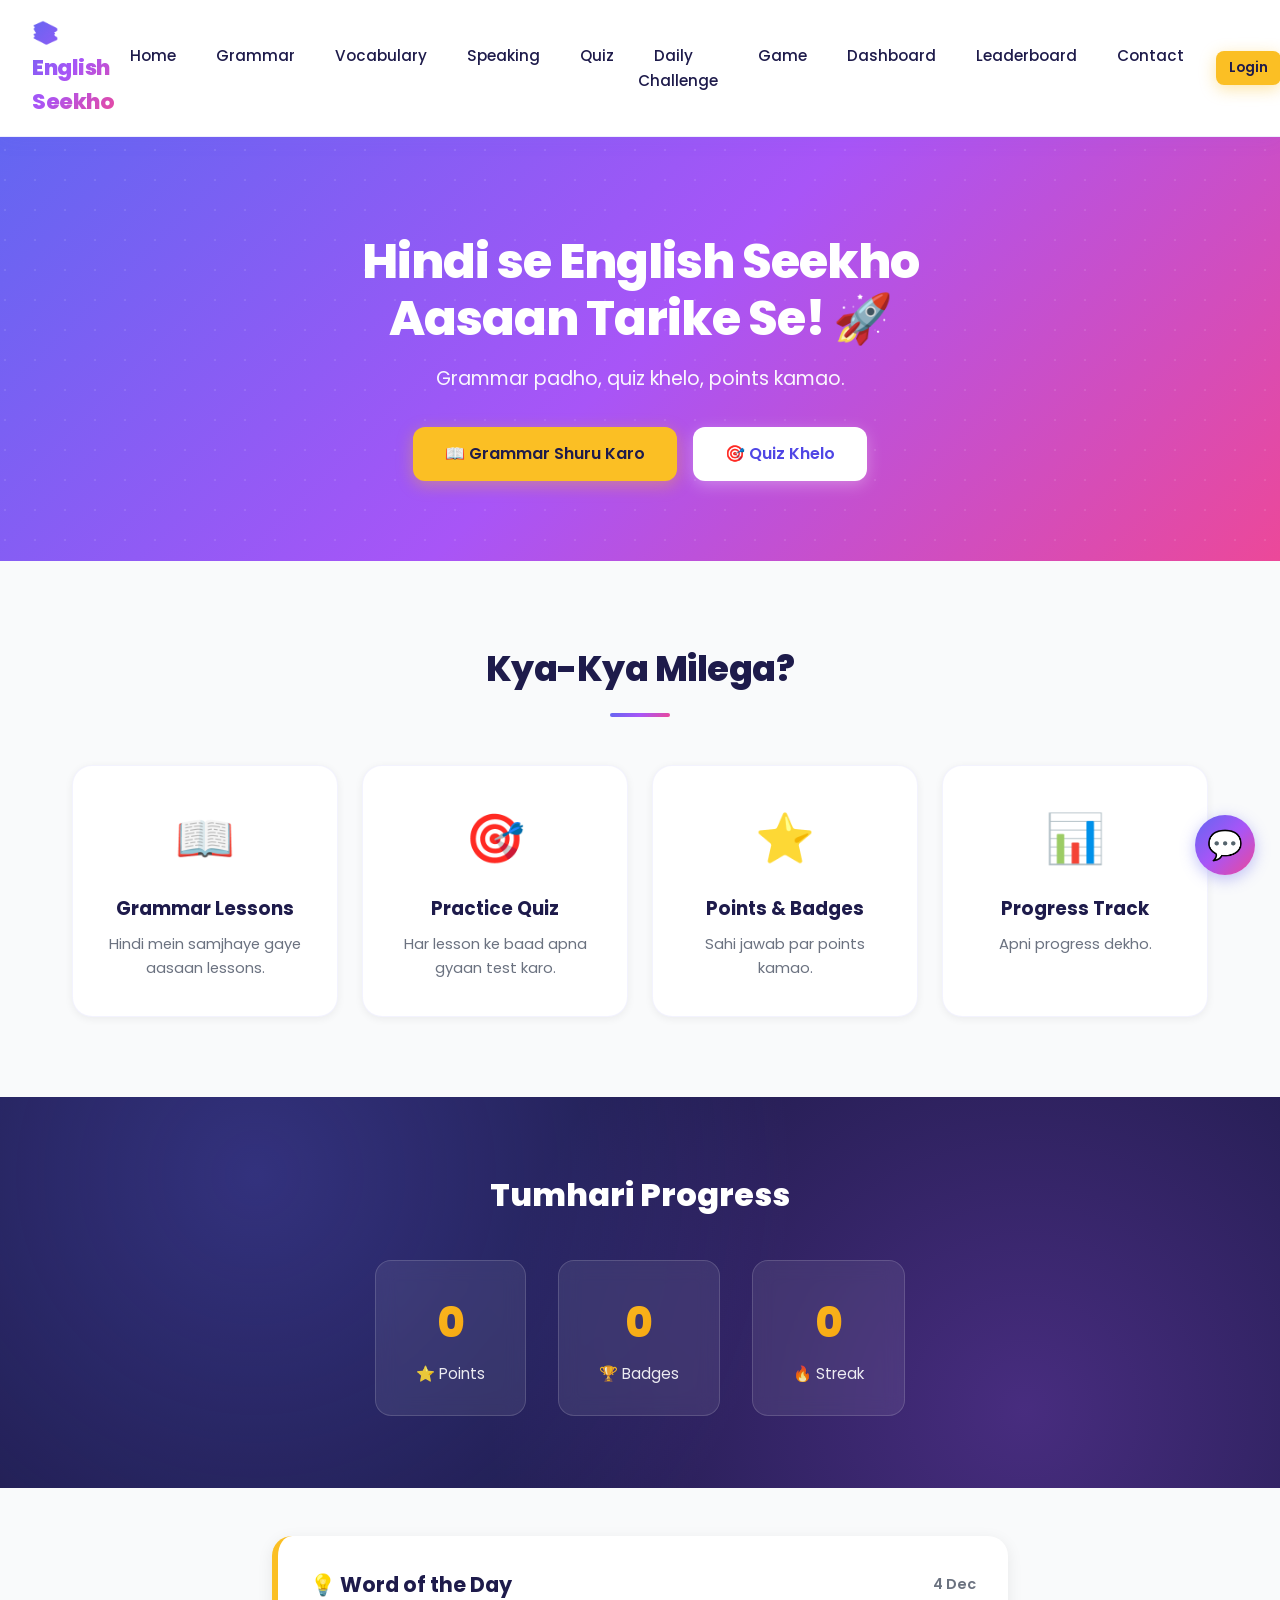
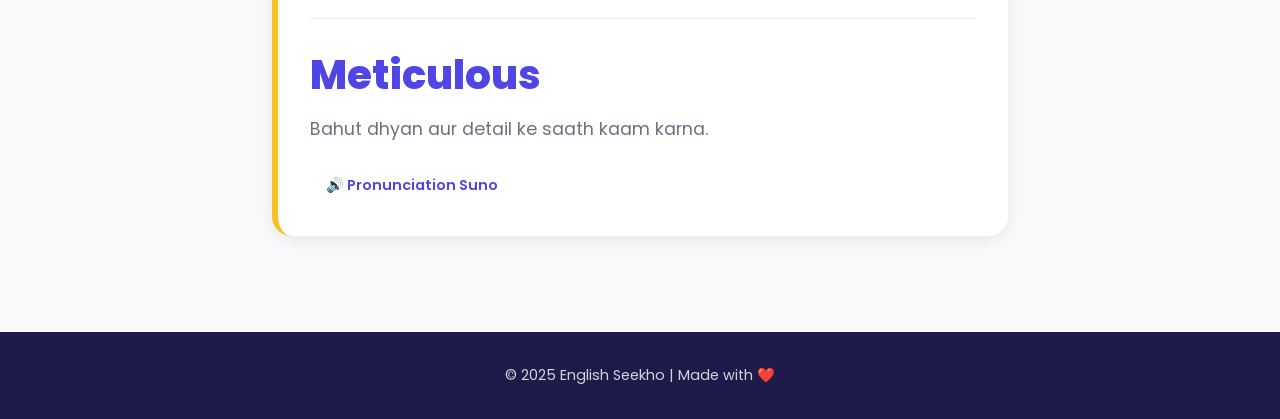
<file: index.html>
<!DOCTYPE html>
<html lang="hi">

<head>
  <meta charset="UTF-8">
  <meta name="viewport" content="width=device-width, initial-scale=1.0">
  <title>English Seekho - Hindi se English</title>
  <!-- Favicon -->
  <link rel="icon" type="image/png" href="favicon.png">

  <!-- SEO Meta Tags -->
  <meta name="description"
    content="Hindi se English seekho aasaan tarike se. Grammar lessons, interactive quiz, daily vocabulary aur games khelo.">
  <meta name="keywords" content="English learning, Hindi to English, Grammar, Quiz, Vocabulary, English Seekho">
  <meta name="author" content="Sameer Ansari">

  <!-- Social Media Sharing Tags (Open Graph) -->
  <meta property="og:title" content="English Seekho - Hindi se English">
  <meta property="og:description"
    content="Grammar padho, quiz khelo, aur daily naye words seekho. Aasaan tarike se English seekhne ki website.">
  <meta property="og:image" content="favicon.png">
  <meta property="og:type" content="website">

  <!-- Twitter Card -->
  <meta name="twitter:card" content="summary_large_image">
  <meta name="twitter:title" content="English Seekho - Hindi se English">
  <meta name="twitter:description" content="Grammar padho, quiz khelo, aur daily naye words seekho.">
  <meta name="twitter:image" content="favicon.png">
  <link rel="preconnect" href="https://fonts.googleapis.com">
  <link rel="preconnect" href="https://fonts.gstatic.com" crossorigin>
  <link href="https://fonts.googleapis.com/css2?family=Poppins:wght@400;500;600;700;800&display=swap" rel="stylesheet">
  <link rel="stylesheet" href="css/style.css">
  <script src="js/dark-mode.js"></script>
</head>

<body>

  <nav class="navbar">
    <div class="logo">📚 English Seekho</div>
    <button class="menu-toggle" id="menuToggle" aria-label="Menu">
      <span></span>
      <span></span>
      <span></span>
    </button>
    <ul class="nav-links" id="navLinks">
      <li><a href="index.html">Home</a></li>
      <li><a href="grammar.html">Grammar</a></li>
      <li><a href="vocabulary.html">Vocabulary</a></li>
      <li><a href="speaking.html">Speaking</a></li>
      <li><a href="quiz.html">Quiz</a></li>
      <li><a href="challenge.html">Daily Challenge</a></li>
      <li><a href="game.html">Game</a></li>
      <li><a href="dashboard.html">Dashboard</a></li>
      <li><a href="leaderboard.html">Leaderboard</a></li>
      <li><a href="contact.html">Contact</a></li>
    </ul>
    <!-- User Status / Logout -->
    <div id="navUserArea" style="display: flex; align-items: center; gap: 0.5rem; margin-left: 1rem;">
      <!-- JavaScript isko bhar dega -->
    </div>
  </nav>

  <header class="hero">
    <h1>Hindi se English Seekho <br> Aasaan Tarike Se! 🚀</h1>
    <p>Grammar padho, quiz khelo, points kamao.</p>
    <div class="hero-buttons">
      <a href="grammar.html" class="btn btn-primary">📖 Grammar Shuru Karo</a>
      <a href="quiz.html" class="btn btn-secondary">🎯 Quiz Khelo</a>
    </div>
  </header>

  <section class="features">
    <h2>Kya-Kya Milega?</h2>
    <div class="feature-grid">
      <div class="feature-card">
        <div class="icon">📖</div>
        <h3>Grammar Lessons</h3>
        <p>Hindi mein samjhaye gaye aasaan lessons.</p>
      </div>
      <div class="feature-card">
        <div class="icon">🎯</div>
        <h3>Practice Quiz</h3>
        <p>Har lesson ke baad apna gyaan test karo.</p>
      </div>
      <div class="feature-card">
        <div class="icon">⭐</div>
        <h3>Points & Badges</h3>
        <p>Sahi jawab par points kamao.</p>
      </div>
      <div class="feature-card">
        <div class="icon">📊</div>
        <h3>Progress Track</h3>
        <p>Apni progress dekho.</p>
      </div>
    </div>
  </section>

  <section class="stats">
    <h2>Tumhari Progress</h2>
    <div class="stats-grid">
      <div class="stat-card">
        <span class="stat-number" id="pointsDisplay">0</span>
        <span class="stat-label">⭐ Points</span>
      </div>
      <div class="stat-card">
        <span class="stat-number" id="badgesDisplay">0</span>
        <span class="stat-label">🏆 Badges</span>
      </div>
      <div class="stat-card">
        <span class="stat-number" id="streakDisplay">0</span>
        <span class="stat-label">🔥 Streak</span>
      </div>
    </div>
  </section>

    <!-- Word of the Day -->
  <section class="word-of-day-section">
    <div class="wod-card">
      <div class="wod-header">
        <h2>💡 Word of the Day</h2>
        <span class="wod-date" id="wodDate"></span>
      </div>
      <div class="wod-body">
        <h3 id="wodWord">Loading...</h3>
        <p id="wodMeaning">...</p>
        <button class="btn btn-secondary" onclick="speakWordOfDay()" style="margin-top: 1rem; padding: 0.5rem 1rem; font-size: 0.9rem;">🔊 Pronunciation Suno</button>
      </div>
    </div>
  </section>

  <footer class="footer">
    <p>© 2025 English Seekho | Made with ❤️</p>
  </footer>

  <script src="js/progress.js"></script>
  <script src="js/nav-updater.js"></script>
    <!-- Floating Feedback Button -->
  <button id="feedbackBtn" class="floating-feedback-btn" title="Feedback Dein">💬</button>

  <!-- Feedback Modal -->
  <div id="feedbackModal" class="feedback-modal">
    <div class="feedback-modal-content">
      <span class="close-feedback" id="closeFeedback">&times;</span>
      <h2>💡 Aapka Feedback</h2>
      <p style="color: var(--gray); margin-bottom: 1rem; font-size: 0.9rem;">Website ko behtar banane ke liye aapki raay zaroori hai!</p>
      
      <form id="feedbackForm">
        <!-- Star Rating -->
        <div class="star-rating">
          <input type="radio" id="star5" name="rating" value="5" required><label for="star5">★</label>
          <input type="radio" id="star4" name="rating" value="4"><label for="star4">★</label>
          <input type="radio" id="star3" name="rating" value="3"><label for="star3">★</label>
          <input type="radio" id="star2" name="rating" value="2"><label for="star2">★</label>
          <input type="radio" id="star1" name="rating" value="1"><label for="star1">★</label>
        </div>

        <div class="form-group" style="margin-top: 1.5rem;">
          <textarea id="feedbackText" placeholder="Aapko website kaisi lagi? Kya naya add karna chahiye?" rows="4" required></textarea>
        </div>

        <button type="submit" class="btn btn-primary" style="width: 100%;">Submit Feedback</button>
      </form>
      
      <div id="feedbackSuccess" style="display: none; text-align: center; color: var(--success); margin-top: 1rem; font-weight: 600;">
        ✅ Dhanyawad! Aapka feedback mil gaya hai.
      </div>
    </div>
  </div>

  <!-- Feedback Logic -->
  <script src="js/feedback.js"></script>
  <script src="js/toast.js"></script>
</body>
</html>
</file>
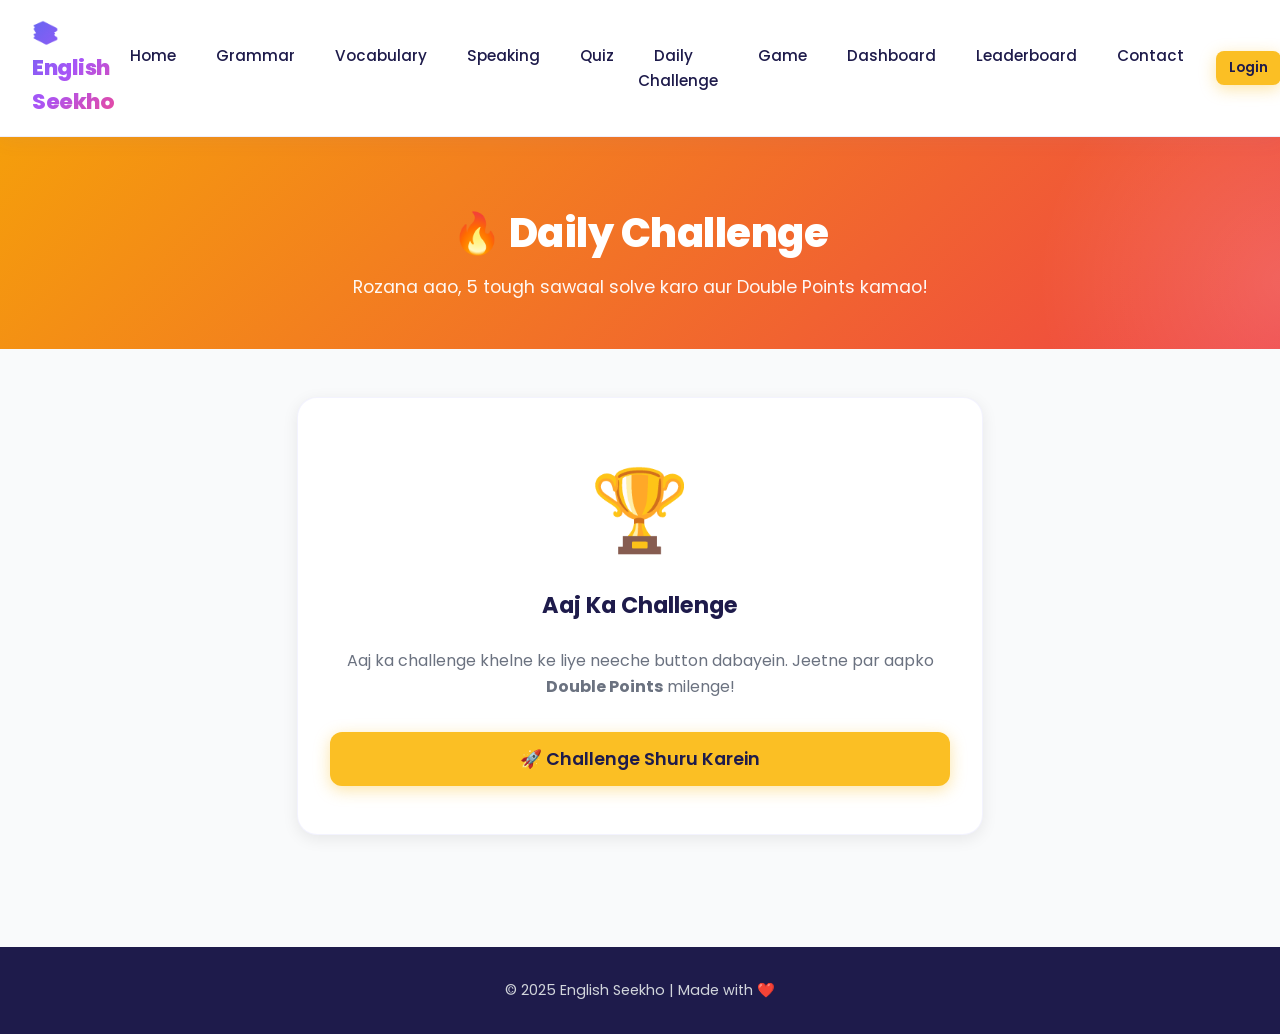
<file: challenge.html>
<!DOCTYPE html>
<html lang="hi">
<head>
  <meta charset="UTF-8">
  <meta name="viewport" content="width=device-width, initial-scale=1.0">
  <title>Daily Challenge - English Seekho</title>
  <link rel="preconnect" href="https://fonts.googleapis.com">
  <link rel="preconnect" href="https://fonts.gstatic.com" crossorigin>
  <link href="https://fonts.googleapis.com/css2?family=Poppins:wght@400;500;600;700;800&display=swap" rel="stylesheet">
  <link rel="icon" type="image/png" href="favicon.png">
  <link rel="stylesheet" href="css/style.css">
  <script src="js/dark-mode.js"></script>
</head>
<body>

  <nav class="navbar">
    <div class="logo">📚 English Seekho</div>
    <button class="menu-toggle" id="menuToggle" aria-label="Menu">
      <span></span><span></span><span></span>
    </button>
    <ul class="nav-links" id="navLinks">
       <li><a href="index.html">Home</a></li>
      <li><a href="grammar.html">Grammar</a></li>
      <li><a href="vocabulary.html">Vocabulary</a></li>
      <li><a href="speaking.html">Speaking</a></li>
      <li><a href="quiz.html">Quiz</a></li>
      <li><a href="challenge.html">Daily Challenge</a></li>
      <li><a href="game.html">Game</a></li>
      <li><a href="dashboard.html">Dashboard</a></li>
      <li><a href="leaderboard.html">Leaderboard</a></li>
      <li><a href="contact.html">Contact</a></li>
    </ul>
        <!-- User Status Area -->
   <div id="navUserArea" style="display: flex; align-items: center; gap: 0.5rem; margin-left: 1rem;">
      <!-- JavaScript isko bhar dega -->
    </div>
  </nav>

  <header class="page-header" style="background: linear-gradient(135deg, #f59e0b 0%, #ef4444 100%);">
    <h1>🔥 Daily Challenge</h1>
    <p>Rozana aao, 5 tough sawaal solve karo aur Double Points kamao!</p>
  </header>

  <main class="quiz-container">
    
    <!-- Start Screen -->
    <div id="challengeStart" class="quiz-card" style="text-align: center; padding: 3rem 2rem;">
      <div style="font-size: 5rem; margin-bottom: 1rem;">🏆</div>
      <h2>Aaj Ka Challenge</h2>
      <p style="color: var(--gray); margin-bottom: 2rem;">Aaj ka challenge khelne ke liye neeche button dabayein. Jeetne par aapko <strong>Double Points</strong> milenge!</p>
      <button id="startChallengeBtn" class="btn btn-primary" style="width: 100%; font-size: 1.1rem;">🚀 Challenge Shuru Karein</button>
    </div>

    <!-- Quiz Screen -->
    <div id="challengeQuiz" style="display: none;">
      <div class="quiz-progress">
        <div class="progress-info">
          <span>Question <span id="currentQ">1</span> / <span id="totalQ">5</span></span>
          <span>⭐ <span id="scoreDisplay">0</span> pts</span>
        </div>
        <div class="progress-bar">
          <div class="progress-fill" id="progressFill"></div>
        </div>
      </div>

      <div class="quiz-card">
        <h2 id="questionText">Loading...</h2>
        <div class="options" id="optionsContainer"></div>
        <div class="feedback" id="feedback"></div>
        <button class="btn btn-primary" id="nextBtn" style="display:none;">Next →</button>
      </div>
    </div>

    <!-- Result Screen -->
    <div id="challengeResult" class="result-card" style="display: none;">
      <div class="result-icon" id="resultIcon">🎉</div>
      <h2 id="resultTitle">Challenge Complete!</h2>
      <p class="result-score">Tumne <strong><span id="finalScore">0</span></strong> points kamaye!</p>
      <div class="result-message" id="resultMessage"></div>
      <div class="result-actions">
        <a href="dashboard.html" class="btn btn-primary">📊 Dashboard Dekho</a>
        <a href="leaderboard.html" class="btn btn-secondary">🏆 Leaderboard</a>
      </div>
    </div>

    <!-- Already Played Screen -->
    <div id="alreadyPlayed" class="quiz-card" style="display: none; text-align: center; padding: 3rem 2rem;">
      <div style="font-size: 5rem; margin-bottom: 1rem;">⏳</div>
      <h2>Aapne Aaj Ka Challenge Complete Kar Liya Hai!</h2>
      <p style="color: var(--gray); margin-bottom: 2rem;">Kal naya challenge aayega. Tab tak aap Normal Quiz khel sakte hain.</p>
      <a href="quiz.html" class="btn btn-primary">🎯 Normal Quiz Khelo</a>
    </div>

  </main>

  <footer class="footer">
    <p>© 2025 English Seekho | Made with ❤️</p>
  </footer>

  <script src="js/challenge.js"></script>
  <script src="js/toast.js"></script>
  <script src="js/nav-updater.js"></script>
</body>
</html>
</file>
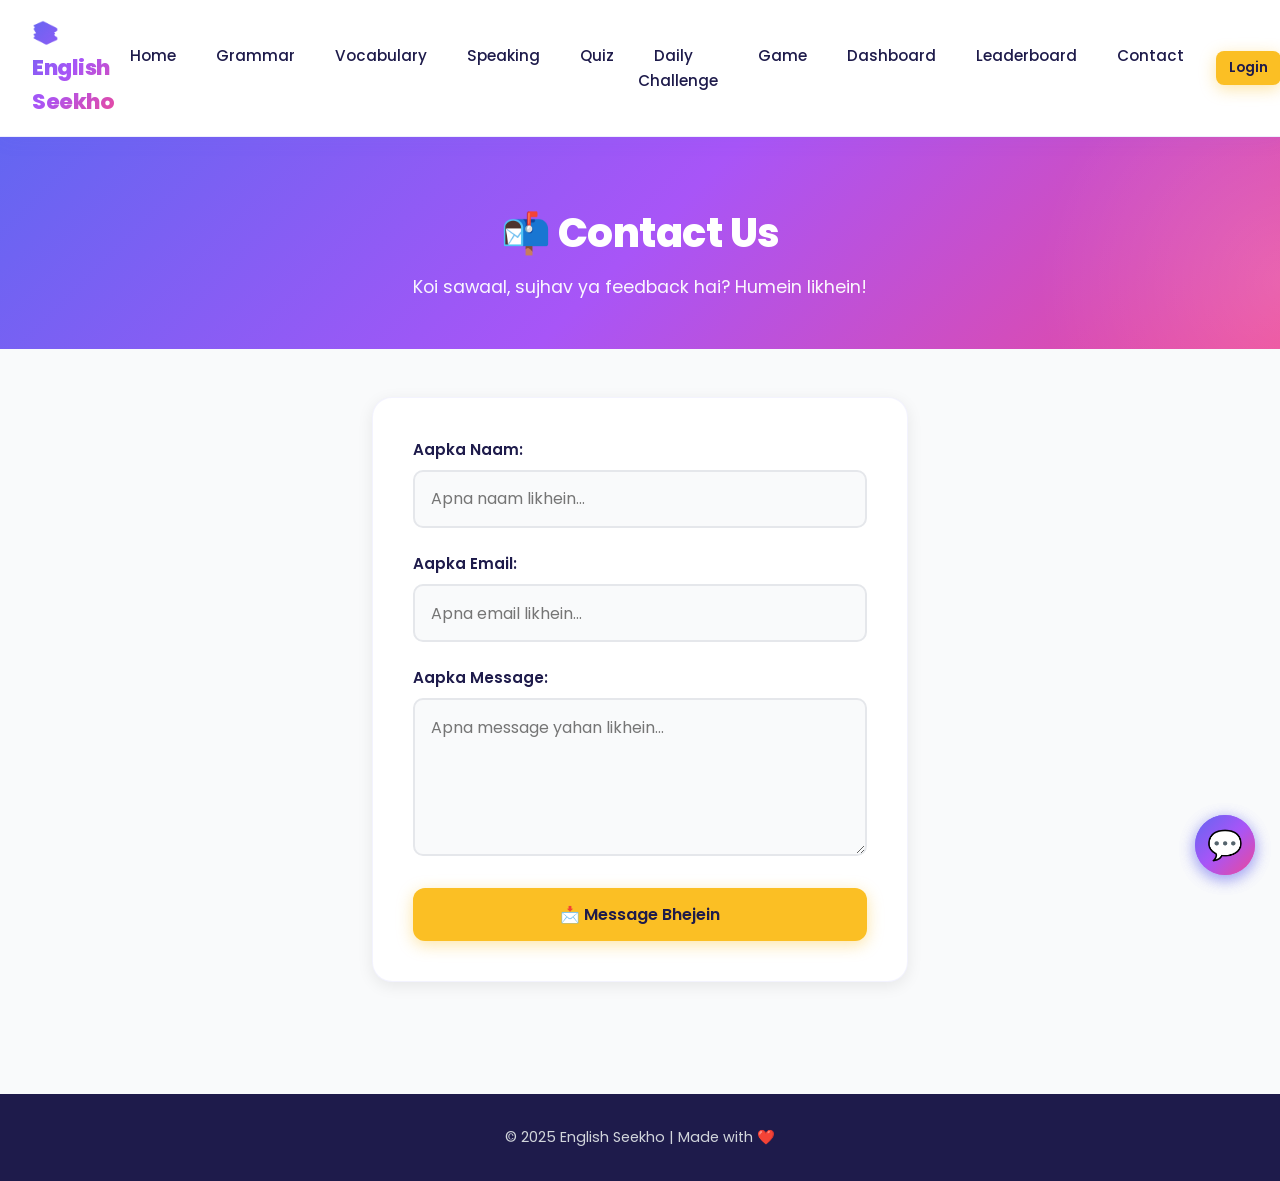
<file: contact.html>
<!DOCTYPE html>
<html lang="hi">
<head>
  <meta charset="UTF-8">
  <meta name="viewport" content="width=device-width, initial-scale=1.0">
  <title>Contact Us - English Seekho</title>
  <link rel="preconnect" href="https://fonts.googleapis.com">
  <link rel="preconnect" href="https://fonts.gstatic.com" crossorigin>
  <link href="https://fonts.googleapis.com/css2?family=Poppins:wght@400;500;600;700;800&display=swap" rel="stylesheet">
  <link rel="icon" type="image/png" href="favicon.png">
  <link rel="stylesheet" href="css/style.css">
  <script src="js/dark-mode.js"></script>
</head>
<body>

  <nav class="navbar">
    <div class="logo">📚 English Seekho</div>
    <button class="menu-toggle" id="menuToggle" aria-label="Menu">
      <span></span><span></span><span></span>
    </button>
    <ul class="nav-links" id="navLinks">
       <li><a href="index.html">Home</a></li>
      <li><a href="grammar.html">Grammar</a></li>
      <li><a href="vocabulary.html">Vocabulary</a></li>
      <li><a href="speaking.html">Speaking</a></li>
      <li><a href="quiz.html">Quiz</a></li>
      <li><a href="challenge.html">Daily Challenge</a></li>
      <li><a href="game.html">Game</a></li>
      <li><a href="dashboard.html">Dashboard</a></li>
      <li><a href="leaderboard.html">Leaderboard</a></li>
      <li><a href="contact.html">Contact</a></li>
    </ul>
        <!-- User Status / Logout -->
    <div id="navUserArea" style="display: flex; align-items: center; gap: 0.5rem; margin-left: 1rem;">
      <!-- JavaScript isko bhar dega -->
    </div>
  </nav>

  <header class="page-header">
    <h1>📬 Contact Us</h1>
    <p>Koi sawaal, sujhav ya feedback hai? Humein likhein!</p>
  </header>

  <main class="contact-container">
    <div class="contact-card">
      
      <form id="contactForm" action="https://formspree.io/f/YOUR_FORM_ID" method="POST">
        
        <div class="form-group">
          <label for="name">Aapka Naam:</label>
          <input type="text" id="name" name="name" placeholder="Apna naam likhein..." required>
        </div>

        <div class="form-group">
          <label for="email">Aapka Email:</label>
          <input type="email" id="email" name="email" placeholder="Apna email likhein..." required>
        </div>

        <div class="form-group">
          <label for="message">Aapka Message:</label>
          <textarea id="message" name="message" rows="5" placeholder="Apna message yahan likhein..." required></textarea>
        </div>

        <button type="submit" class="btn btn-primary" style="width: 100%;">📩 Message Bhejein</button>
        
      </form>

      <div id="formSuccess" class="form-success" style="display: none;">
        <h3>✅ Message Bhej Diya Gaya!</h3>
        <p>Hum jaldi hi aapse contact karenge. Dhanyawad!</p>
      </div>

    </div>
  </main>

  <footer class="footer">
    <p>© 2025 English Seekho | Made with ❤️</p>
  </footer>

  <script>
    // Form submit hone par success message dikhane ka code
    const form = document.getElementById('contactForm');
    const successMsg = document.getElementById('formSuccess');

    form.addEventListener('submit', function(e) {
      e.preventDefault(); // Page refresh hone se roko
      
      const data = new FormData(form);
      
      fetch(form.action, {
        method: 'POST',
        body: data,
        headers: {
          'Accept': 'application/json'
        }
      }).then(response => {
        if (response.ok) {
          form.style.display = 'none';
          successMsg.style.display = 'block';
        } else {
          alert("Oops! Kuch problem aayi. Dobara try karein.");
        }
      }).catch(error => {
        alert("Network error! Internet check karein.");
      });
    });
  </script>
  <script src="js/nav-updater.js"></script>
    <!-- Floating Feedback Button -->
  <button id="feedbackBtn" class="floating-feedback-btn" title="Feedback Dein">💬</button>

  <!-- Feedback Modal -->
  <div id="feedbackModal" class="feedback-modal">
    <div class="feedback-modal-content">
      <span class="close-feedback" id="closeFeedback">&times;</span>
      <h2>💡 Aapka Feedback</h2>
      <p style="color: var(--gray); margin-bottom: 1rem; font-size: 0.9rem;">Website ko behtar banane ke liye aapki raay zaroori hai!</p>
      
      <form id="feedbackForm">
        <!-- Star Rating -->
        <div class="star-rating">
          <input type="radio" id="star5" name="rating" value="5" required><label for="star5">★</label>
          <input type="radio" id="star4" name="rating" value="4"><label for="star4">★</label>
          <input type="radio" id="star3" name="rating" value="3"><label for="star3">★</label>
          <input type="radio" id="star2" name="rating" value="2"><label for="star2">★</label>
          <input type="radio" id="star1" name="rating" value="1"><label for="star1">★</label>
        </div>

        <div class="form-group" style="margin-top: 1.5rem;">
          <textarea id="feedbackText" placeholder="Aapko website kaisi lagi? Kya naya add karna chahiye?" rows="4" required></textarea>
        </div>

        <button type="submit" class="btn btn-primary" style="width: 100%;">Submit Feedback</button>
      </form>
      
      <div id="feedbackSuccess" style="display: none; text-align: center; color: var(--success); margin-top: 1rem; font-weight: 600;">
        ✅ Dhanyawad! Aapka feedback mil gaya hai.
      </div>
    </div>
  </div>

  <!-- Feedback Logic -->
  <script src="js/feedback.js"></script>
    <!-- Floating Feedback Button -->
  <button id="feedbackBtn" class="floating-feedback-btn" title="Feedback Dein">💬</button>

  <!-- Feedback Modal -->
  <div id="feedbackModal" class="feedback-modal">
    <div class="feedback-modal-content">
      <span class="close-feedback" id="closeFeedback">&times;</span>
      <h2>💡 Aapka Feedback</h2>
      <p style="color: var(--gray); margin-bottom: 1rem; font-size: 0.9rem;">Website ko behtar banane ke liye aapki raay zaroori hai!</p>
      
      <form id="feedbackForm">
        <!-- Star Rating -->
        <div class="star-rating">
          <input type="radio" id="star5" name="rating" value="5" required><label for="star5">★</label>
          <input type="radio" id="star4" name="rating" value="4"><label for="star4">★</label>
          <input type="radio" id="star3" name="rating" value="3"><label for="star3">★</label>
          <input type="radio" id="star2" name="rating" value="2"><label for="star2">★</label>
          <input type="radio" id="star1" name="rating" value="1"><label for="star1">★</label>
        </div>

        <div class="form-group" style="margin-top: 1.5rem;">
          <textarea id="feedbackText" placeholder="Aapko website kaisi lagi? Kya naya add karna chahiye?" rows="4" required></textarea>
        </div>

        <button type="submit" class="btn btn-primary" style="width: 100%;">Submit Feedback</button>
      </form>
      
      <div id="feedbackSuccess" style="display: none; text-align: center; color: var(--success); margin-top: 1rem; font-weight: 600;">
        ✅ Dhanyawad! Aapka feedback mil gaya hai.
      </div>
    </div>
  </div>

  <!-- Feedback Logic -->
  <script src="js/feedback.js"></script>
  <script src="js/toast.js"></script>
</body>
</html>
</file>
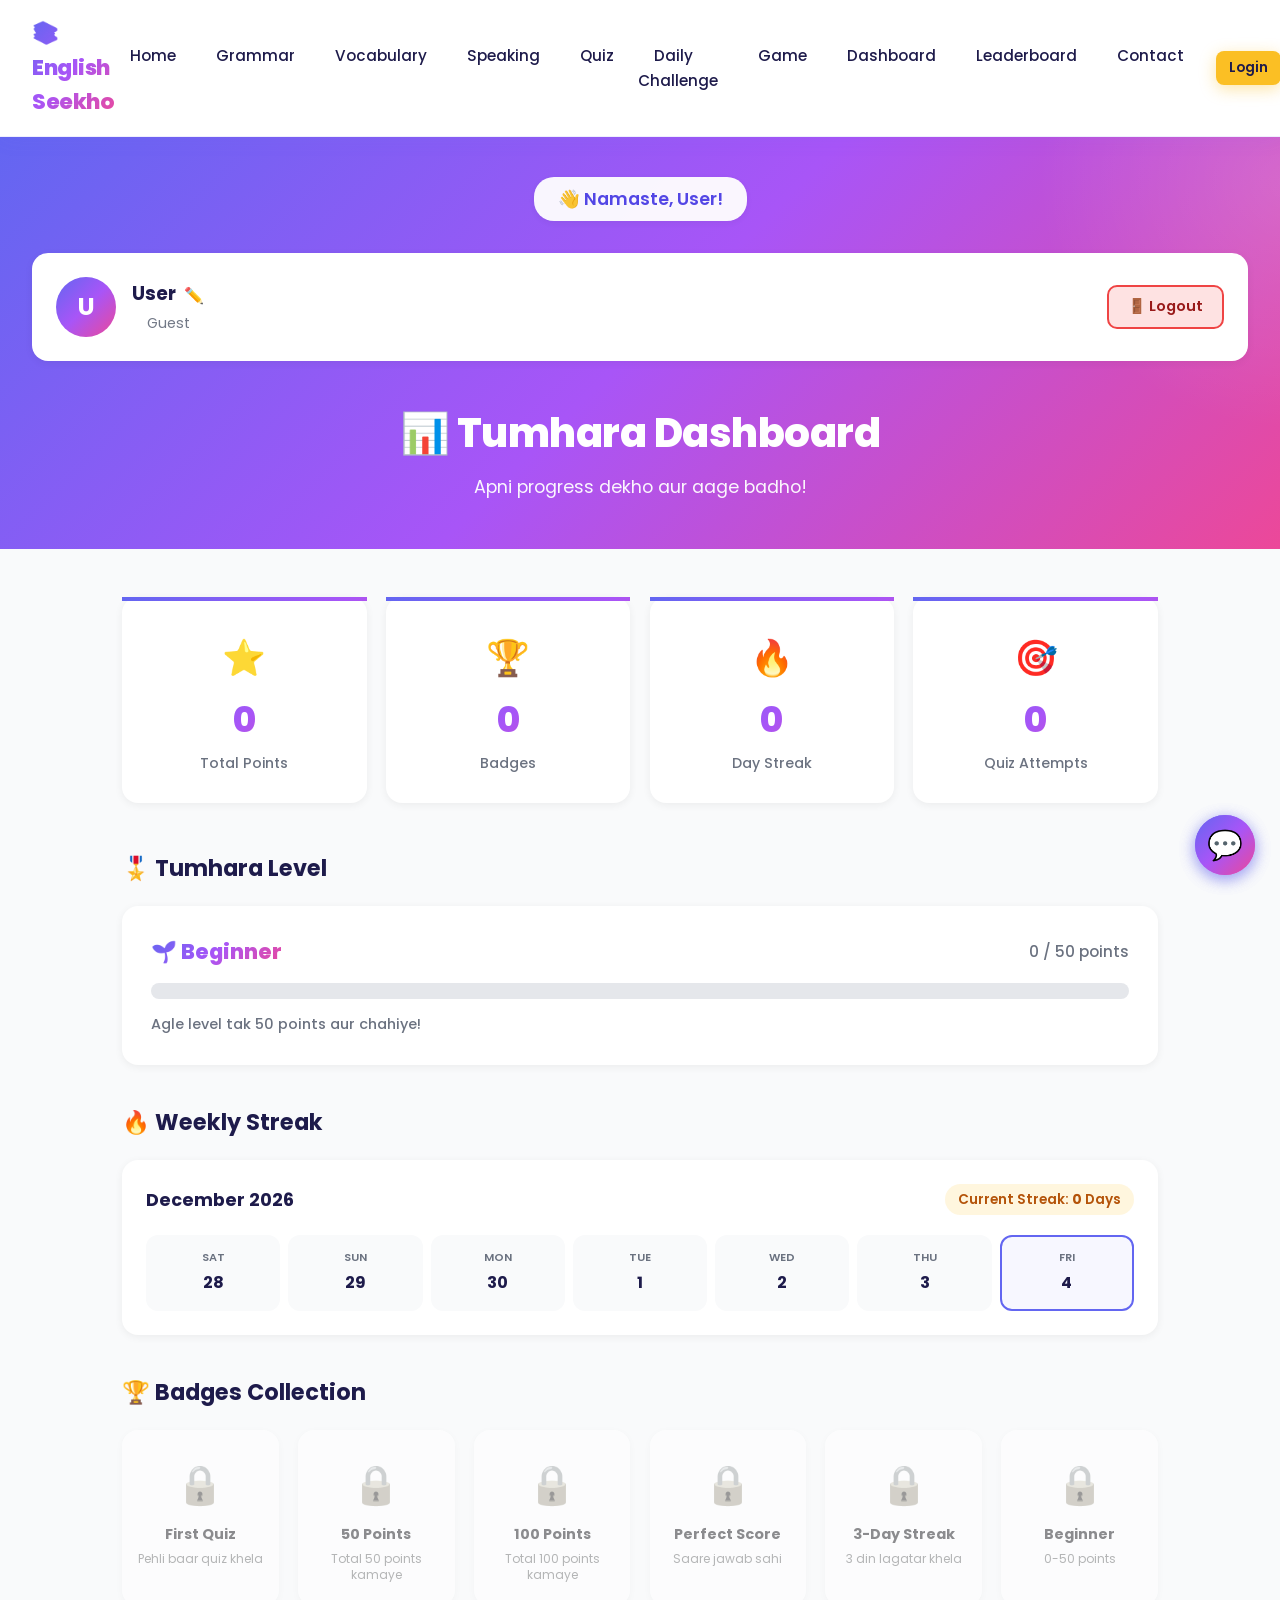
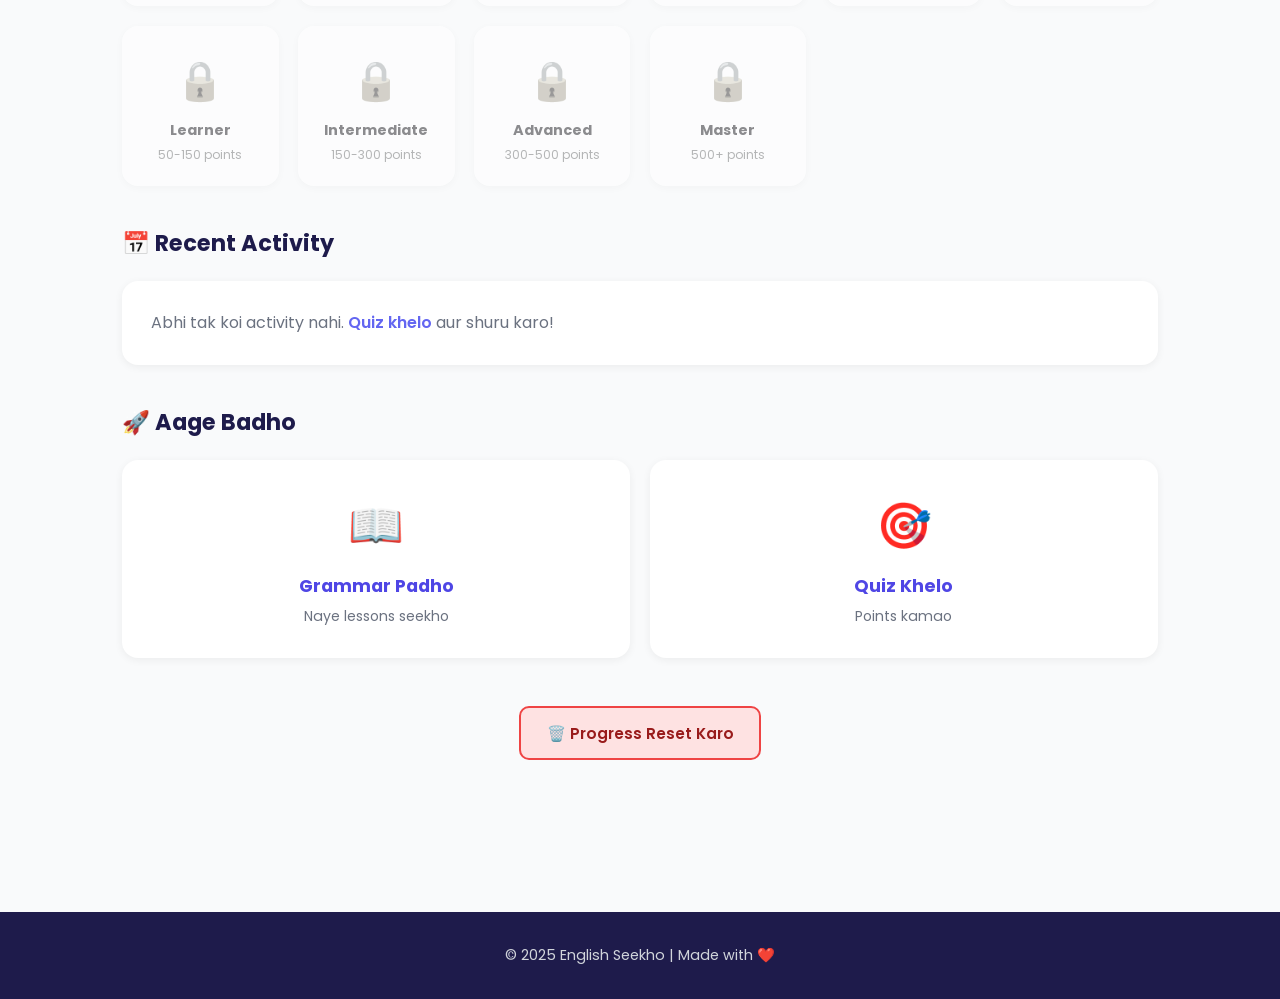
<file: dashboard.html>
<!DOCTYPE html>
<html lang="hi">
<head>
  <meta charset="UTF-8">
  <meta name="viewport" content="width=device-width, initial-scale=1.0">
  <title>Dashboard - English Seekho</title>
    <!-- Favicon -->
  <link rel="icon" type="image/png" href="fevicon.png">

  <!-- SEO Meta Tags -->
  <meta name="description" content="Hindi se English seekho aasaan tarike se. Grammar lessons, interactive quiz, daily vocabulary aur games khelo.">
  <meta name="keywords" content="English learning, Hindi to English, Grammar, Quiz, Vocabulary, English Seekho">
  <meta name="author" content="Sameer Ansari">

  <!-- Social Media Sharing Tags (Open Graph) -->
  <meta property="og:title" content="English Seekho - Hindi se English">
  <meta property="og:description" content="Grammar padho, quiz khelo, aur daily naye words seekho. Aasaan tarike se English seekhne ki website.">
  <meta property="og:image" content="favicon.png">
  <meta property="og:type" content="website">
  
  <!-- Twitter Card -->
  <meta name="twitter:card" content="summary_large_image">
  <meta name="twitter:title" content="English Seekho - Hindi se English">
  <meta name="twitter:description" content="Grammar padho, quiz khelo, aur daily naye words seekho.">
  <meta name="twitter:image" content="favicon.png">
  <link rel="preconnect" href="https://fonts.googleapis.com">
<link rel="preconnect" href="https://fonts.gstatic.com" crossorigin>
<link href="https://fonts.googleapis.com/css2?family=Poppins:wght@400;500;600;700;800&display=swap" rel="stylesheet">
  <link rel="stylesheet" href="css/style.css">
  <script src="js/dark-mode.js"></script>
</head>
<body>

  <nav class="navbar">
  <div class="logo">📚 English Seekho</div>
  <button class="menu-toggle" id="menuToggle" aria-label="Menu">
    <span></span>
    <span></span>
    <span></span>
  </button>
  <ul class="nav-links" id="navLinks">
     <li><a href="index.html">Home</a></li>
      <li><a href="grammar.html">Grammar</a></li>
      <li><a href="vocabulary.html">Vocabulary</a></li>
      <li><a href="speaking.html">Speaking</a></li>
      <li><a href="quiz.html">Quiz</a></li>
      <li><a href="challenge.html">Daily Challenge</a></li>
      <li><a href="game.html">Game</a></li>
      <li><a href="dashboard.html">Dashboard</a></li>
      <li><a href="leaderboard.html">Leaderboard</a></li>
      <li><a href="contact.html">Contact</a></li>
  </ul>
      <!-- User Status / Logout -->
    <div id="navUserArea" style="display: flex; align-items: center; gap: 0.5rem; margin-left: 1rem;">
      <!-- JavaScript isko bhar dega -->
    </div>
</nav>

  <header class="page-header">
      <div style="text-align: center; margin-top: -1.5rem; margin-bottom: 2rem; position: relative; z-index: 10;">
    <p style="background: var(--white); display: inline-block; padding: 0.5rem 1.5rem; border-radius: 20px; box-shadow: var(--shadow-sm); font-weight: 600; color: var(--primary-dark);">
      👋 Namaste, <span id="dashUserName">User</span>!
    </p>
  </div>
      <!-- Profile Card -->
    <section class="dash-section" style="margin-top: 2rem;">
            <div class="profile-card" style="background: var(--white); padding: 1.5rem; border-radius: 16px; box-shadow: var(--shadow-sm); display: flex; align-items: center; justify-content: space-between; flex-wrap: wrap; gap: 1rem;">
        <div style="display: flex; align-items: center; gap: 1rem;">
          <div style="width: 60px; height: 60px; background: var(--gradient); border-radius: 50%; display: flex; align-items: center; justify-content: center; color: white; font-size: 1.5rem; font-weight: bold;" id="profileAvatar">
            U
          </div>
          <div>
            <div style="display: flex; align-items: center; gap: 0.5rem;">
              <h3 style="margin-bottom: 0.2rem; color: var(--dark);" id="profileName">User</h3>
              <!-- Edit Button -->
              <button onclick="editUserName()" style="background: none; border: none; cursor: pointer; font-size: 1rem; padding: 0;" title="Naam Badlein">✏️</button>
            </div>
            <p style="font-size: 0.9rem; color: var(--gray);" id="profileEmail">user@email.com</p>
          </div>
        </div>
        <button onclick="logoutUser()" class="btn btn-reset" style="padding: 0.6rem 1.2rem; font-size: 0.9rem;">
          🚪 Logout
        </button>
      </div>
    </section>

    <h1>📊 Tumhara Dashboard</h1>
    <p>Apni progress dekho aur aage badho!</p>
  </header>

  <main class="dashboard-container">

    <!-- STATS CARDS -->
    <section class="dash-stats">
      <div class="dash-stat-card">
        <div class="dash-icon">⭐</div>
        <div class="dash-number" id="dashPoints">0</div>
        <div class="dash-label">Total Points</div>
      </div>
      <div class="dash-stat-card">
        <div class="dash-icon">🏆</div>
        <div class="dash-number" id="dashBadges">0</div>
        <div class="dash-label">Badges</div>
      </div>
      <div class="dash-stat-card">
        <div class="dash-icon">🔥</div>
        <div class="dash-number" id="dashStreak">0</div>
        <div class="dash-label">Day Streak</div>
      </div>
      <div class="dash-stat-card">
        <div class="dash-icon">🎯</div>
        <div class="dash-number" id="dashQuizCount">0</div>
        <div class="dash-label">Quiz Attempts</div>
      </div>
    </section>

    <!-- LEVEL SECTION -->
    <section class="dash-section">
      <h2>🎖️ Tumhara Level</h2>
      <div class="level-box">
        <div class="level-info">
          <span class="level-name" id="levelName">Beginner</span>
          <span class="level-points" id="levelPoints">0 / 50 points</span>
        </div>
        <div class="level-bar">
          <div class="level-fill" id="levelFill"></div>
        </div>
        <p class="level-hint" id="levelHint">Agle level tak 50 points aur chahiye!</p>
      </div>
    </section>

        <!-- Weekly Streak Calendar -->
    <section class="dash-section" style="margin-top: 2rem;">
      <h2>🔥 Weekly Streak</h2>
      <div class="calendar-box">
        <div class="calendar-header">
          <span id="currentMonthYear">Loading...</span>
          <span class="streak-badge">Current Streak: <strong id="calStreakCount">0</strong> Days</span>
        </div>
        <div class="calendar-days" id="calendarGrid">
          <!-- JavaScript se 7 din ke boxes aayenge -->
        </div>
      </div>
    </section>

    <!-- BADGES SECTION -->
    <section class="dash-section">
      <h2>🏆 Badges Collection</h2>
      <div class="badges-grid" id="badgesGrid"></div>
    </section>

    <!-- RECENT ACTIVITY -->
    <section class="dash-section">
      <h2>📅 Recent Activity</h2>
      <div class="activity-box" id="activityBox">
        <p>Abhi tak koi activity nahi. <a href="quiz.html">Quiz khelo</a> aur shuru karo!</p>
      </div>
    </section>

    <!-- QUICK ACTIONS -->
    <section class="dash-section">
      <h2>🚀 Aage Badho</h2>
      <div class="quick-actions">
        <a href="grammar.html" class="action-card">
          <div class="action-icon">📖</div>
          <h3>Grammar Padho</h3>
          <p>Naye lessons seekho</p>
        </a>
        <a href="quiz.html" class="action-card">
          <div class="action-icon">🎯</div>
          <h3>Quiz Khelo</h3>
          <p>Points kamao</p>
        </a>
      </div>
    </section>

    <!-- RESET BUTTON -->
    <section class="dash-section reset-section">
      <button class="btn-reset" onclick="resetProgress()">🗑️ Progress Reset Karo</button>
    </section>

  </main>

  <footer class="footer">
    <p>© 2025 English Seekho | Made with ❤️</p>
  </footer>

  <script src="js/dashboard.js"></script>

  <!-- Custom Reset Confirmation Modal -->
<div id="resetModal" style="display: none; position: fixed; top: 0; left: 0; width: 100%; height: 100%; background: rgba(0,0,0,0.6); z-index: 9999; justify-content: center; align-items: center; backdrop-filter: blur(4px);">
  <div style="background: white; padding: 2rem; border-radius: 15px; width: 90%; max-width: 400px; text-align: center; box-shadow: 0 10px 25px rgba(0,0,0,0.2); animation: fadeInUp 0.3s ease;">
    <div style="font-size: 3rem; margin-bottom: 10px;">⚠️</div>
    <h2 style="margin-bottom: 10px; color: #333; font-size: 1.5rem;">Progress Reset Karein?</h2>
    <p style="margin-bottom: 20px; color: #666; font-size: 1rem;">Kya aap sach mein apne saare points, badges aur streak delete karna chahte hain? Ye wapas nahi aayenge!</p>
    
    <div style="display: flex; gap: 10px;">
      <button id="cancelResetBtn" style="flex: 1; padding: 12px; border: none; background: #eee; color: #333; border-radius: 8px; font-weight: bold; cursor: pointer; font-family: inherit; transition: 0.2s;">Nahi, Wapas Jao</button>
      <button id="confirmResetBtn" style="flex: 1; padding: 12px; border: none; background: #ef4444; color: white; border-radius: 8px; font-weight: bold; cursor: pointer; font-family: inherit; transition: 0.2s;">Haan, Delete Karo</button>
    </div>
  </div>
</div>
<script src="js/nav-updater.js"></script>
  <!-- Floating Feedback Button -->
  <button id="feedbackBtn" class="floating-feedback-btn" title="Feedback Dein">💬</button>

  <!-- Feedback Modal -->
  <div id="feedbackModal" class="feedback-modal">
    <div class="feedback-modal-content">
      <span class="close-feedback" id="closeFeedback">&times;</span>
      <h2>💡 Aapka Feedback</h2>
      <p style="color: var(--gray); margin-bottom: 1rem; font-size: 0.9rem;">Website ko behtar banane ke liye aapki raay zaroori hai!</p>
      
      <form id="feedbackForm">
        <!-- Star Rating -->
        <div class="star-rating">
          <input type="radio" id="star5" name="rating" value="5" required><label for="star5">★</label>
          <input type="radio" id="star4" name="rating" value="4"><label for="star4">★</label>
          <input type="radio" id="star3" name="rating" value="3"><label for="star3">★</label>
          <input type="radio" id="star2" name="rating" value="2"><label for="star2">★</label>
          <input type="radio" id="star1" name="rating" value="1"><label for="star1">★</label>
        </div>

        <div class="form-group" style="margin-top: 1.5rem;">
          <textarea id="feedbackText" placeholder="Aapko website kaisi lagi? Kya naya add karna chahiye?" rows="4" required></textarea>
        </div>

        <button type="submit" class="btn btn-primary" style="width: 100%;">Submit Feedback</button>
      </form>
      
      <div id="feedbackSuccess" style="display: none; text-align: center; color: var(--success); margin-top: 1rem; font-weight: 600;">
        ✅ Dhanyawad! Aapka feedback mil gaya hai.
      </div>
    </div>
  </div>

  <!-- Feedback Logic -->
  <script src="js/feedback.js"></script>
    <!-- Floating Feedback Button -->
  <button id="feedbackBtn" class="floating-feedback-btn" title="Feedback Dein">💬</button>

  <!-- Feedback Modal -->
  <div id="feedbackModal" class="feedback-modal">
    <div class="feedback-modal-content">
      <span class="close-feedback" id="closeFeedback">&times;</span>
      <h2>💡 Aapka Feedback</h2>
      <p style="color: var(--gray); margin-bottom: 1rem; font-size: 0.9rem;">Website ko behtar banane ke liye aapki raay zaroori hai!</p>
      
      <form id="feedbackForm">
        <!-- Star Rating -->
        <div class="star-rating">
          <input type="radio" id="star5" name="rating" value="5" required><label for="star5">★</label>
          <input type="radio" id="star4" name="rating" value="4"><label for="star4">★</label>
          <input type="radio" id="star3" name="rating" value="3"><label for="star3">★</label>
          <input type="radio" id="star2" name="rating" value="2"><label for="star2">★</label>
          <input type="radio" id="star1" name="rating" value="1"><label for="star1">★</label>
        </div>

        <div class="form-group" style="margin-top: 1.5rem;">
          <textarea id="feedbackText" placeholder="Aapko website kaisi lagi? Kya naya add karna chahiye?" rows="4" required></textarea>
        </div>

        <button type="submit" class="btn btn-primary" style="width: 100%;">Submit Feedback</button>
      </form>
      
      <div id="feedbackSuccess" style="display: none; text-align: center; color: var(--success); margin-top: 1rem; font-weight: 600;">
        ✅ Dhanyawad! Aapka feedback mil gaya hai.
      </div>
    </div>
  </div>

  <!-- Feedback Logic -->
  <script src="js/feedback.js"></script>
  <script src="js/toast.js"></script>
</body>
</html>
</file>
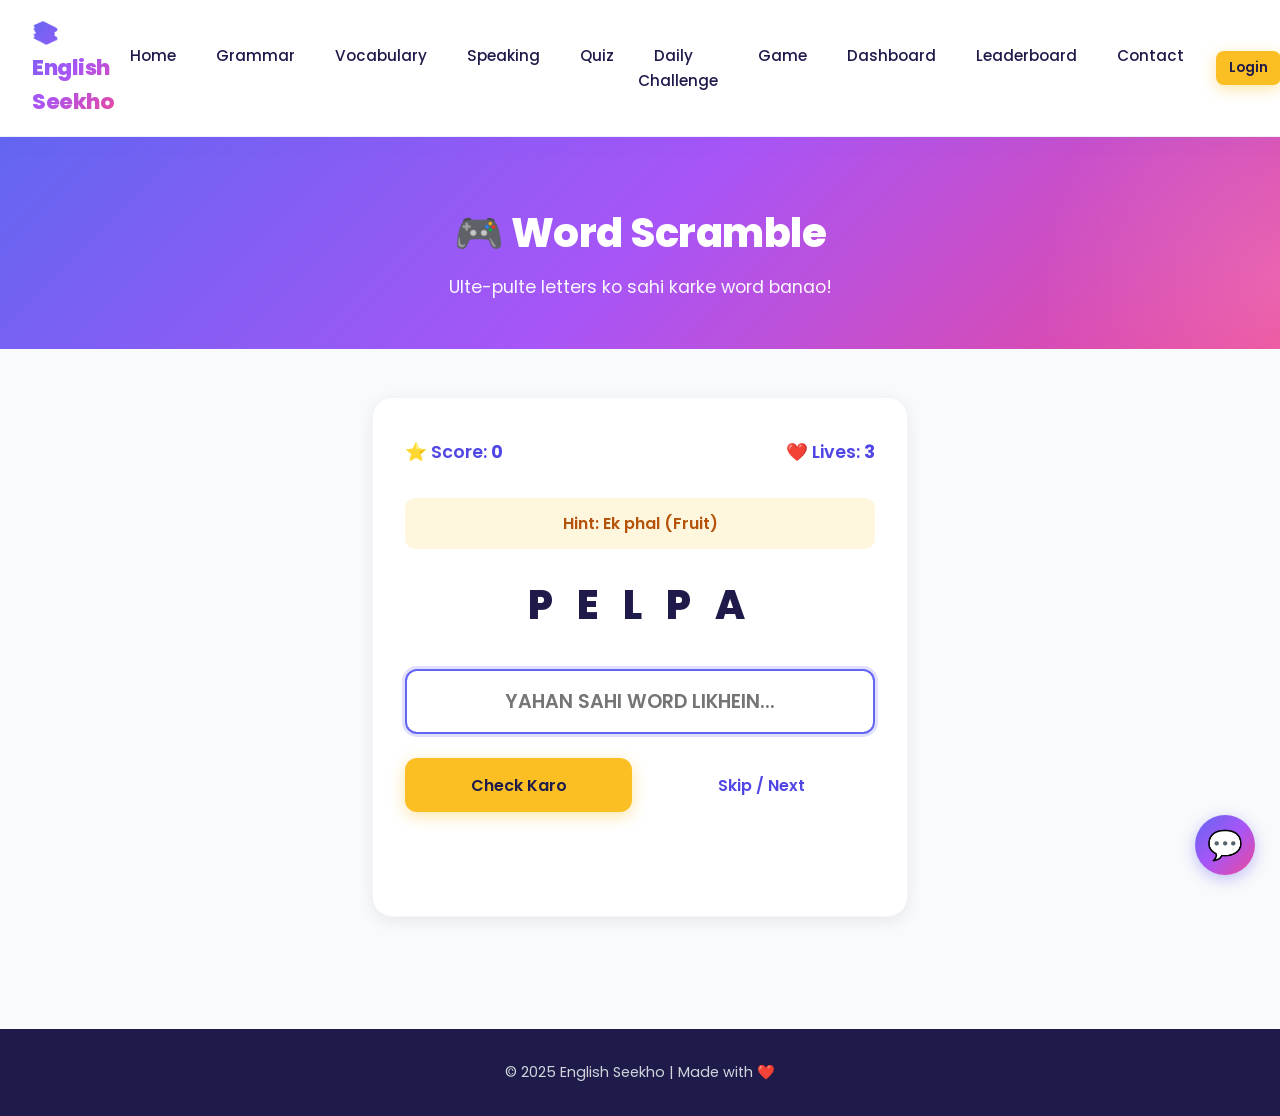
<file: game.html>
<!DOCTYPE html>
<html lang="hi">
<head>
  <meta charset="UTF-8">
  <meta name="viewport" content="width=device-width, initial-scale=1.0">
  <title>Word Scramble - English Seekho</title>
    <!-- Favicon -->
  <link rel="icon" type="image/png" href="fevicon.png">

  <!-- SEO Meta Tags -->
  <meta name="description" content="Hindi se English seekho aasaan tarike se. Grammar lessons, interactive quiz, daily vocabulary aur games khelo.">
  <meta name="keywords" content="English learning, Hindi to English, Grammar, Quiz, Vocabulary, English Seekho">
  <meta name="author" content="Sameer Ansari">

  <!-- Social Media Sharing Tags (Open Graph) -->
  <meta property="og:title" content="English Seekho - Hindi se English">
  <meta property="og:description" content="Grammar padho, quiz khelo, aur daily naye words seekho. Aasaan tarike se English seekhne ki website.">
  <meta property="og:image" content="favicon.png">
  <meta property="og:type" content="website">
  
  <!-- Twitter Card -->
  <meta name="twitter:card" content="summary_large_image">
  <meta name="twitter:title" content="English Seekho - Hindi se English">
  <meta name="twitter:description" content="Grammar padho, quiz khelo, aur daily naye words seekho.">
  <meta name="twitter:image" content="favicon.png">
  <link rel="preconnect" href="https://fonts.googleapis.com">
  <link rel="preconnect" href="https://fonts.gstatic.com" crossorigin>
  <link href="https://fonts.googleapis.com/css2?family=Poppins:wght@400;500;600;700;800&display=swap" rel="stylesheet">
  <link rel="stylesheet" href="css/style.css">
  <script src="js/dark-mode.js"></script>
</head>
<body>

  <nav class="navbar">
    <div class="logo">📚 English Seekho</div>
    <button class="menu-toggle" id="menuToggle" aria-label="Menu">
      <span></span><span></span><span></span>
    </button>
    <ul class="nav-links" id="navLinks">
       <li><a href="index.html">Home</a></li>
      <li><a href="grammar.html">Grammar</a></li>
      <li><a href="vocabulary.html">Vocabulary</a></li>
      <li><a href="speaking.html">Speaking</a></li>
      <li><a href="quiz.html">Quiz</a></li>
      <li><a href="challenge.html">Daily Challenge</a></li>
      <li><a href="game.html">Game</a></li>
      <li><a href="dashboard.html">Dashboard</a></li>
      <li><a href="leaderboard.html">Leaderboard</a></li>
      <li><a href="contact.html">Contact</a></li>
    </ul>
        <!-- User Status / Logout -->
    <div id="navUserArea" style="display: flex; align-items: center; gap: 0.5rem; margin-left: 1rem;">
      <!-- JavaScript isko bhar dega -->
    </div>
  </nav>

  <header class="page-header">
    <h1>🎮 Word Scramble</h1>
    <p>Ulte-pulte letters ko sahi karke word banao!</p>
  </header>

  <main class="game-container">
    <div class="game-card">
      
      <div class="game-stats">
        <span>⭐ Score: <strong id="gameScore">0</strong></span>
        <span>❤️ Lives: <strong id="gameLives">3</strong></span>
      </div>

      <div class="hint-box" id="hintBox">
        <!-- Hindi meaning hint yahan aayega -->
      </div>

      <h2 class="scrambled-word" id="scrambledWord">L O A D I N G</h2>

      <input type="text" id="userInput" class="game-input" placeholder="Yahan sahi word likhein..." autocomplete="off" autocapitalize="off" spellcheck="false">

      <div class="game-actions">
        <button class="btn btn-primary" id="submitBtn">Check Karo</button>
        <button class="btn btn-secondary" id="skipBtn">Skip / Next</button>
      </div>

      <div class="game-feedback" id="gameFeedback"></div>

    </div>
  </main>

  <footer class="footer">
    <p>© 2025 English Seekho | Made with ❤️</p>
  </footer>

  <script src="js/game.js"></script>
  <script src="js/nav-updater.js"></script>
    <!-- Floating Feedback Button -->
  <button id="feedbackBtn" class="floating-feedback-btn" title="Feedback Dein">💬</button>

  <!-- Feedback Modal -->
  <div id="feedbackModal" class="feedback-modal">
    <div class="feedback-modal-content">
      <span class="close-feedback" id="closeFeedback">&times;</span>
      <h2>💡 Aapka Feedback</h2>
      <p style="color: var(--gray); margin-bottom: 1rem; font-size: 0.9rem;">Website ko behtar banane ke liye aapki raay zaroori hai!</p>
      
      <form id="feedbackForm">
        <!-- Star Rating -->
        <div class="star-rating">
          <input type="radio" id="star5" name="rating" value="5" required><label for="star5">★</label>
          <input type="radio" id="star4" name="rating" value="4"><label for="star4">★</label>
          <input type="radio" id="star3" name="rating" value="3"><label for="star3">★</label>
          <input type="radio" id="star2" name="rating" value="2"><label for="star2">★</label>
          <input type="radio" id="star1" name="rating" value="1"><label for="star1">★</label>
        </div>

        <div class="form-group" style="margin-top: 1.5rem;">
          <textarea id="feedbackText" placeholder="Aapko website kaisi lagi? Kya naya add karna chahiye?" rows="4" required></textarea>
        </div>

        <button type="submit" class="btn btn-primary" style="width: 100%;">Submit Feedback</button>
      </form>
      
      <div id="feedbackSuccess" style="display: none; text-align: center; color: var(--success); margin-top: 1rem; font-weight: 600;">
        ✅ Dhanyawad! Aapka feedback mil gaya hai.
      </div>
    </div>
  </div>

  <!-- Feedback Logic -->
  <script src="js/feedback.js"></script>
  <script src="js/toast.js"></script>
</body>
</html>
</file>
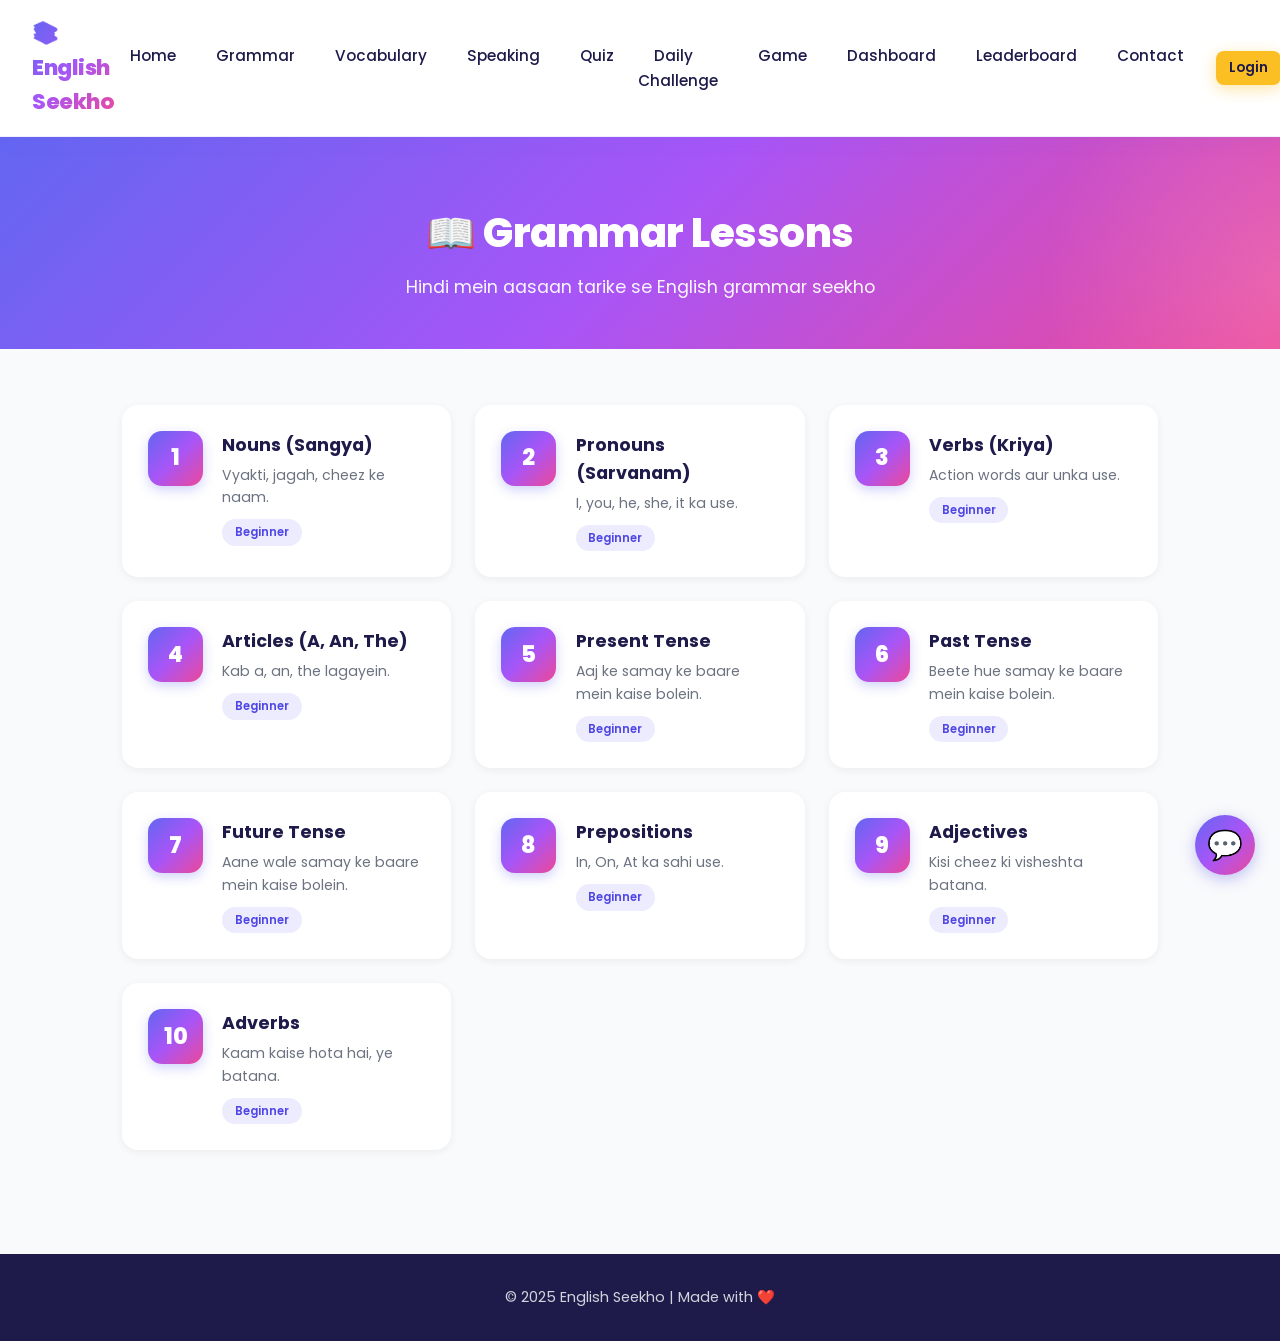
<file: grammar.html>
<!DOCTYPE html>
<html lang="hi">

<head>
  <meta charset="UTF-8">
  <meta name="viewport" content="width=device-width, initial-scale=1.0">
  <title>Grammar - English Seekho</title>
  <!-- Favicon -->
  <link rel="icon" type="image/png" href="fevicon.png">

  <!-- SEO Meta Tags -->
  <meta name="description"
    content="Hindi se English seekho aasaan tarike se. Grammar lessons, interactive quiz, daily vocabulary aur games khelo.">
  <meta name="keywords" content="English learning, Hindi to English, Grammar, Quiz, Vocabulary, English Seekho">
  <meta name="author" content="Sameer Ansari">

  <!-- Social Media Sharing Tags (Open Graph) -->
  <meta property="og:title" content="English Seekho - Hindi se English">
  <meta property="og:description"
    content="Grammar padho, quiz khelo, aur daily naye words seekho. Aasaan tarike se English seekhne ki website.">
  <meta property="og:image" content="favicon.png">
  <meta property="og:type" content="website">

  <!-- Twitter Card -->
  <meta name="twitter:card" content="summary_large_image">
  <meta name="twitter:title" content="English Seekho - Hindi se English">
  <meta name="twitter:description" content="Grammar padho, quiz khelo, aur daily naye words seekho.">
  <meta name="twitter:image" content="favicon.png">
  <link rel="preconnect" href="https://fonts.googleapis.com">
  <link rel="preconnect" href="https://fonts.gstatic.com" crossorigin>
  <link href="https://fonts.googleapis.com/css2?family=Poppins:wght@400;500;600;700;800&display=swap" rel="stylesheet">
  <link rel="stylesheet" href="css/style.css">
  <script src="js/dark-mode.js"></script>
</head>

<body>

  <nav class="navbar">
    <div class="logo">📚 English Seekho</div>
    <button class="menu-toggle" id="menuToggle" aria-label="Menu">
      <span></span>
      <span></span>
      <span></span>
    </button>
    <ul class="nav-links" id="navLinks">
       <li><a href="index.html">Home</a></li>
      <li><a href="grammar.html">Grammar</a></li>
      <li><a href="vocabulary.html">Vocabulary</a></li>
      <li><a href="speaking.html">Speaking</a></li>
      <li><a href="quiz.html">Quiz</a></li>
      <li><a href="challenge.html">Daily Challenge</a></li>
      <li><a href="game.html">Game</a></li>
      <li><a href="dashboard.html">Dashboard</a></li>
      <li><a href="leaderboard.html">Leaderboard</a></li>
      <li><a href="contact.html">Contact</a></li>
    </ul>
    <!-- User Status / Logout -->
    <div id="navUserArea" style="display: flex; align-items: center; gap: 0.5rem; margin-left: 1rem;">
      <!-- JavaScript isko bhar dega -->
    </div>
  </nav>

  <header class="page-header">
    <h1>📖 Grammar Lessons</h1>
    <p>Hindi mein aasaan tarike se English grammar seekho</p>
  </header>

  <section class="lessons-section">
    <div class="lessons-grid">
      <a href="lesson.html?lesson=1" class="lesson-card">
        <div class="lesson-number">1</div>
        <div class="lesson-info">
          <h3>Nouns (Sangya)</h3>
          <p>Vyakti, jagah, cheez ke naam.</p>
          <span class="lesson-tag">Beginner</span>
        </div>
      </a>

      <a href="lesson.html?lesson=2" class="lesson-card">
        <div class="lesson-number">2</div>
        <div class="lesson-info">
          <h3>Pronouns (Sarvanam)</h3>
          <p>I, you, he, she, it ka use.</p>
          <span class="lesson-tag">Beginner</span>
        </div>
      </a>

      <a href="lesson.html?lesson=3" class="lesson-card">
        <div class="lesson-number">3</div>
        <div class="lesson-info">
          <h3>Verbs (Kriya)</h3>
          <p>Action words aur unka use.</p>
          <span class="lesson-tag">Beginner</span>
        </div>
      </a>

      <a href="lesson.html?lesson=4" class="lesson-card">
        <div class="lesson-number">4</div>
        <div class="lesson-info">
          <h3>Articles (A, An, The)</h3>
          <p>Kab a, an, the lagayein.</p>
          <span class="lesson-tag">Beginner</span>
        </div>
      </a>
            <!-- Lesson 5 -->
      <a href="lesson.html?lesson=5" class="lesson-card">
        <div class="lesson-number">5</div>
        <div class="lesson-info">
          <h3>Present Tense</h3>
          <p>Aaj ke samay ke baare mein kaise bolein.</p>
          <span class="lesson-tag">Beginner</span>
        </div>
      </a>

      <!-- Lesson 6 -->
      <a href="lesson.html?lesson=6" class="lesson-card">
        <div class="lesson-number">6</div>
        <div class="lesson-info">
          <h3>Past Tense</h3>
          <p>Beete hue samay ke baare mein kaise bolein.</p>
          <span class="lesson-tag">Beginner</span>
        </div>
      </a>

      <!-- Lesson 7 -->
      <a href="lesson.html?lesson=7" class="lesson-card">
        <div class="lesson-number">7</div>
        <div class="lesson-info">
          <h3>Future Tense</h3>
          <p>Aane wale samay ke baare mein kaise bolein.</p>
          <span class="lesson-tag">Beginner</span>
        </div>
      </a>

      <!-- Lesson 8 -->
      <a href="lesson.html?lesson=8" class="lesson-card">
        <div class="lesson-number">8</div>
        <div class="lesson-info">
          <h3>Prepositions</h3>
          <p>In, On, At ka sahi use.</p>
          <span class="lesson-tag">Beginner</span>
        </div>
      </a>

      <!-- Lesson 9 -->
      <a href="lesson.html?lesson=9" class="lesson-card">
        <div class="lesson-number">9</div>
        <div class="lesson-info">
          <h3>Adjectives</h3>
          <p>Kisi cheez ki visheshta batana.</p>
          <span class="lesson-tag">Beginner</span>
        </div>
      </a>

      <!-- Lesson 10 -->
      <a href="lesson.html?lesson=10" class="lesson-card">
        <div class="lesson-number">10</div>
        <div class="lesson-info">
          <h3>Adverbs</h3>
          <p>Kaam kaise hota hai, ye batana.</p>
          <span class="lesson-tag">Beginner</span>
        </div>
      </a>
    </div>
  </section>

  <footer class="footer">
    <p>© 2025 English Seekho | Made with ❤️</p>
  </footer>
  <script src="js/nav-updater.js"></script>
    <!-- Floating Feedback Button -->
  <button id="feedbackBtn" class="floating-feedback-btn" title="Feedback Dein">💬</button>

  <!-- Feedback Modal -->
  <div id="feedbackModal" class="feedback-modal">
    <div class="feedback-modal-content">
      <span class="close-feedback" id="closeFeedback">&times;</span>
      <h2>💡 Aapka Feedback</h2>
      <p style="color: var(--gray); margin-bottom: 1rem; font-size: 0.9rem;">Website ko behtar banane ke liye aapki raay zaroori hai!</p>
      
      <form id="feedbackForm">
        <!-- Star Rating -->
        <div class="star-rating">
          <input type="radio" id="star5" name="rating" value="5" required><label for="star5">★</label>
          <input type="radio" id="star4" name="rating" value="4"><label for="star4">★</label>
          <input type="radio" id="star3" name="rating" value="3"><label for="star3">★</label>
          <input type="radio" id="star2" name="rating" value="2"><label for="star2">★</label>
          <input type="radio" id="star1" name="rating" value="1"><label for="star1">★</label>
        </div>

        <div class="form-group" style="margin-top: 1.5rem;">
          <textarea id="feedbackText" placeholder="Aapko website kaisi lagi? Kya naya add karna chahiye?" rows="4" required></textarea>
        </div>

        <button type="submit" class="btn btn-primary" style="width: 100%;">Submit Feedback</button>
      </form>
      
      <div id="feedbackSuccess" style="display: none; text-align: center; color: var(--success); margin-top: 1rem; font-weight: 600;">
        ✅ Dhanyawad! Aapka feedback mil gaya hai.
      </div>
    </div>
  </div>

  <!-- Feedback Logic -->
  <script src="js/feedback.js"></script>
  <script src="js/toast.js"></script>
</body>

</html>
</file>
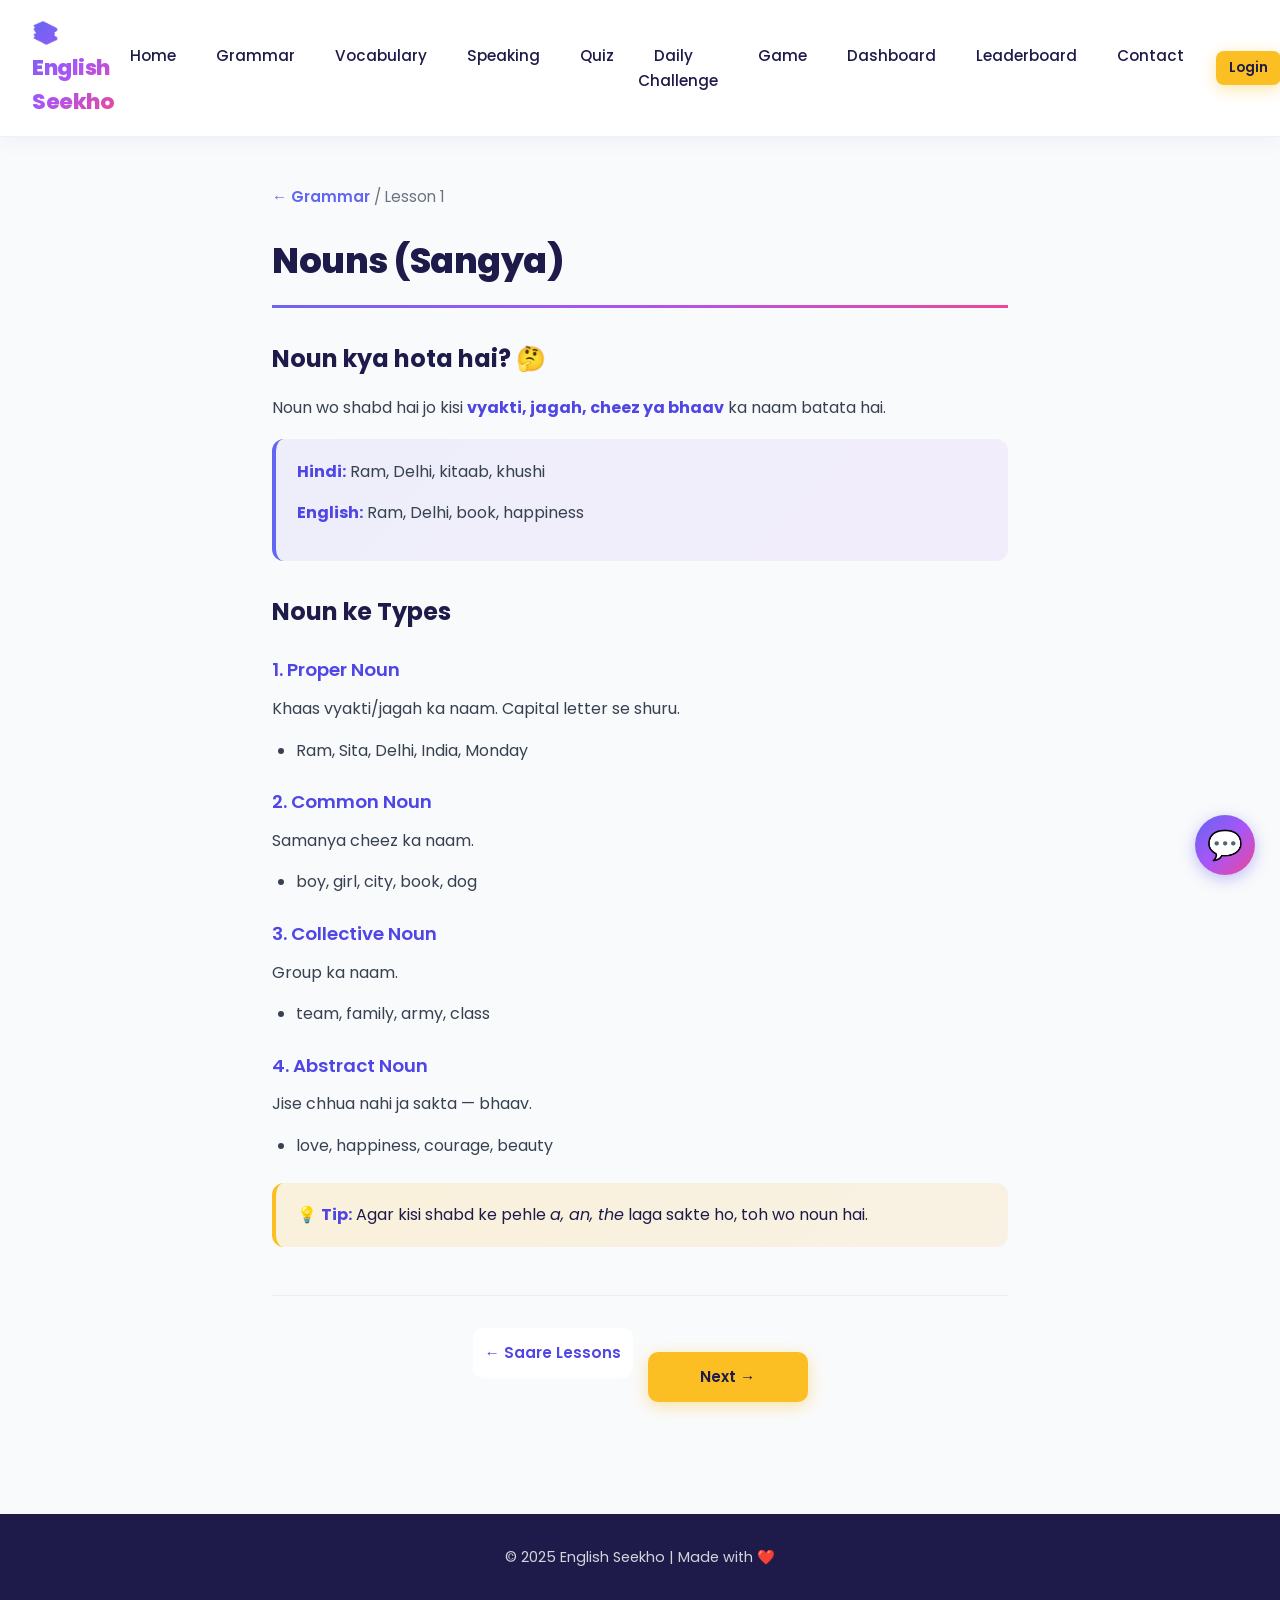
<file: lesson.html>
<!DOCTYPE html>
<html lang="hi">
<head>
  <meta charset="UTF-8">
  <meta name="viewport" content="width=device-width, initial-scale=1.0">
  <title>Lesson - English Seekho</title>
    <!-- Favicon -->
  <link rel="icon" type="image/png" href="fevicon.png">

  <!-- SEO Meta Tags -->
  <meta name="description" content="Hindi se English seekho aasaan tarike se. Grammar lessons, interactive quiz, daily vocabulary aur games khelo.">
  <meta name="keywords" content="English learning, Hindi to English, Grammar, Quiz, Vocabulary, English Seekho">
  <meta name="author" content="Sameer Ansari">

  <!-- Social Media Sharing Tags (Open Graph) -->
  <meta property="og:title" content="English Seekho - Hindi se English">
  <meta property="og:description" content="Grammar padho, quiz khelo, aur daily naye words seekho. Aasaan tarike se English seekhne ki website.">
  <meta property="og:image" content="favicon.png">
  <meta property="og:type" content="website">
  
  <!-- Twitter Card -->
  <meta name="twitter:card" content="summary_large_image">
  <meta name="twitter:title" content="English Seekho - Hindi se English">
  <meta name="twitter:description" content="Grammar padho, quiz khelo, aur daily naye words seekho.">
  <meta name="twitter:image" content="favicon.png">
  <link rel="preconnect" href="https://fonts.googleapis.com">
<link rel="preconnect" href="https://fonts.gstatic.com" crossorigin>
<link href="https://fonts.googleapis.com/css2?family=Poppins:wght@400;500;600;700;800&display=swap" rel="stylesheet">
  <link rel="stylesheet" href="css/style.css">
  <script src="js/dark-mode.js"></script>
</head>
<body>

  <nav class="navbar">
  <div class="logo">📚 English Seekho</div>
  <button class="menu-toggle" id="menuToggle" aria-label="Menu">
    <span></span>
    <span></span>
    <span></span>
  </button>
  <ul class="nav-links" id="navLinks">
     <li><a href="index.html">Home</a></li>
      <li><a href="grammar.html">Grammar</a></li>
      <li><a href="vocabulary.html">Vocabulary</a></li>
      <li><a href="speaking.html">Speaking</a></li>
      <li><a href="quiz.html">Quiz</a></li>
      <li><a href="challenge.html">Daily Challenge</a></li>
      <li><a href="game.html">Game</a></li>
      <li><a href="dashboard.html">Dashboard</a></li>
      <li><a href="leaderboard.html">Leaderboard</a></li>
      <li><a href="contact.html">Contact</a></li>
  </ul>
      <!-- User Status / Logout -->
    <div id="navUserArea" style="display: flex; align-items: center; gap: 0.5rem; margin-left: 1rem;">
      <!-- JavaScript isko bhar dega -->
    </div>
</nav>

  <main class="lesson-container">
    <p class="breadcrumb">
      <a href="grammar.html">← Grammar</a> / Lesson <span id="lessonNum">1</span>
    </p>

    <h1 id="lessonTitle">Loading...</h1>

    <div id="lessonContent" class="lesson-content">
      <!-- Content JS se load hoga -->
    </div>

           <!-- Lesson Navigation Buttons -->
    <div class="lesson-nav">
      <button id="prevBtn" class="btn btn-secondary" onclick="goToPreviousLesson()" style="display:none;">← Previous</button>
      <a href="grammar.html" class="btn btn-secondary" style="text-decoration: none; display: flex; align-items: center; justify-content: center;">← Saare Lessons</a>
      <button id="nextBtn" class="btn btn-primary" onclick="goToNextLesson()">Next →</button>
    </div>
    
  </main>

  <footer class="footer">
    <p>© 2025 English Seekho | Made with ❤️</p>
  </footer>

  <script src="js/lessons.js"></script>
  <script src="js/nav-updater.js"></script>
    <!-- Floating Feedback Button -->
  <button id="feedbackBtn" class="floating-feedback-btn" title="Feedback Dein">💬</button>

  <!-- Feedback Modal -->
  <div id="feedbackModal" class="feedback-modal">
    <div class="feedback-modal-content">
      <span class="close-feedback" id="closeFeedback">&times;</span>
      <h2>💡 Aapka Feedback</h2>
      <p style="color: var(--gray); margin-bottom: 1rem; font-size: 0.9rem;">Website ko behtar banane ke liye aapki raay zaroori hai!</p>
      
      <form id="feedbackForm">
        <!-- Star Rating -->
        <div class="star-rating">
          <input type="radio" id="star5" name="rating" value="5" required><label for="star5">★</label>
          <input type="radio" id="star4" name="rating" value="4"><label for="star4">★</label>
          <input type="radio" id="star3" name="rating" value="3"><label for="star3">★</label>
          <input type="radio" id="star2" name="rating" value="2"><label for="star2">★</label>
          <input type="radio" id="star1" name="rating" value="1"><label for="star1">★</label>
        </div>

        <div class="form-group" style="margin-top: 1.5rem;">
          <textarea id="feedbackText" placeholder="Aapko website kaisi lagi? Kya naya add karna chahiye?" rows="4" required></textarea>
        </div>

        <button type="submit" class="btn btn-primary" style="width: 100%;">Submit Feedback</button>
      </form>
      
      <div id="feedbackSuccess" style="display: none; text-align: center; color: var(--success); margin-top: 1rem; font-weight: 600;">
        ✅ Dhanyawad! Aapka feedback mil gaya hai.
      </div>
    </div>
  </div>

  <!-- Feedback Logic -->
  <script src="js/feedback.js"></script>
  <script src="js/toast.js"></script>
</body>
</html>
</file>
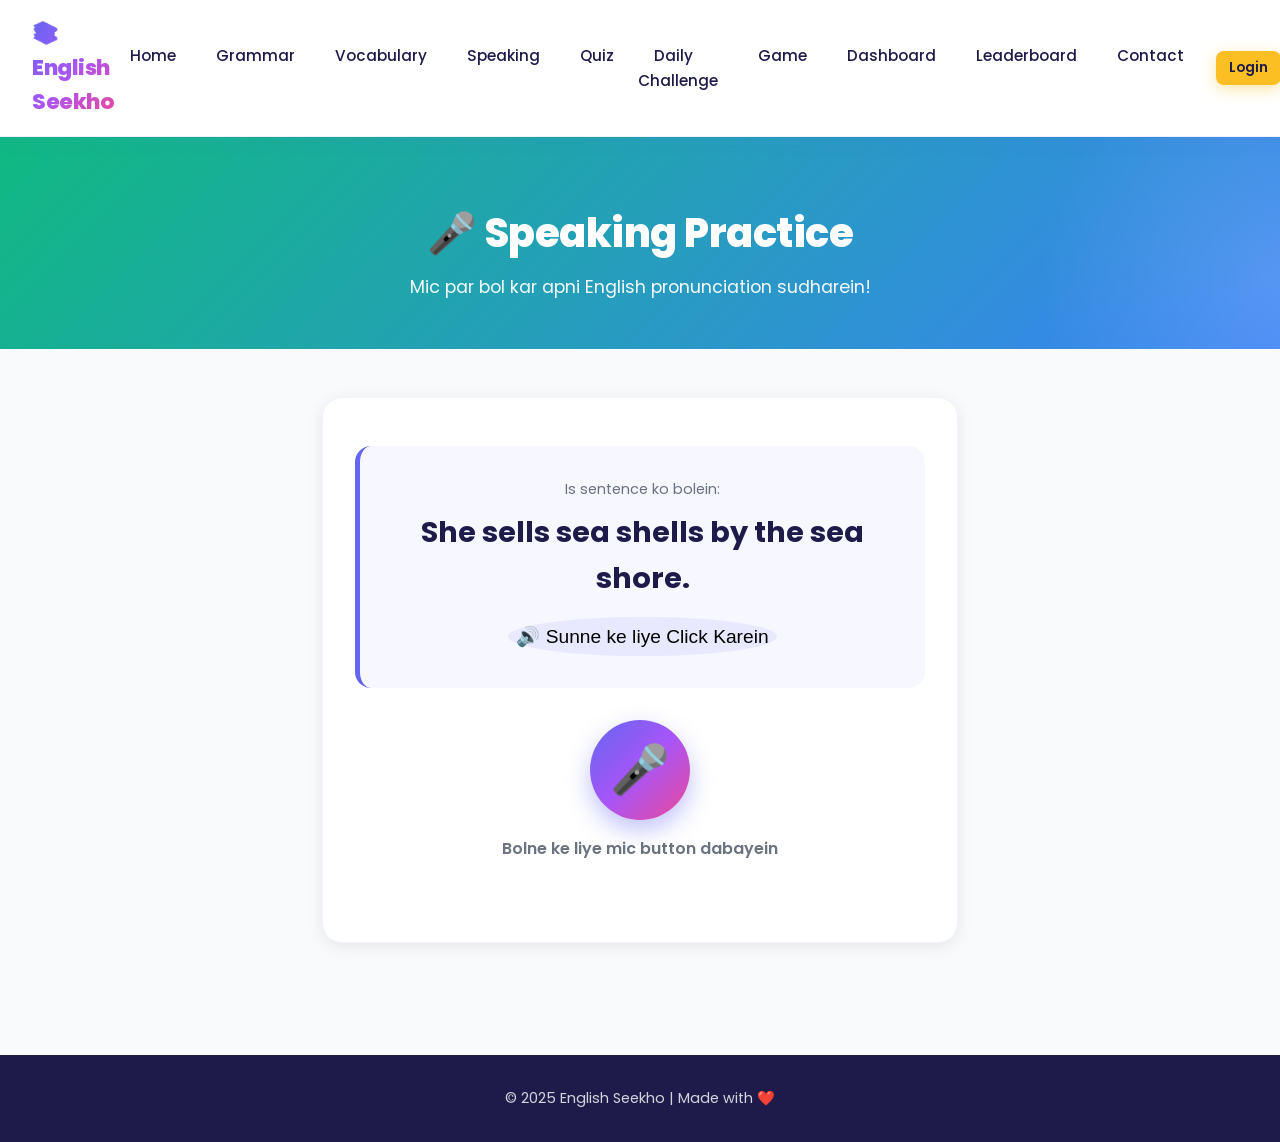
<file: speaking.html>
<!DOCTYPE html>
<html lang="hi">

<head>
  <meta charset="UTF-8">
  <meta name="viewport" content="width=device-width, initial-scale=1.0">
  <title>Speaking Practice - English Seekho</title>
  <link rel="preconnect" href="https://fonts.googleapis.com">
  <link rel="preconnect" href="https://fonts.gstatic.com" crossorigin>
  <link href="https://fonts.googleapis.com/css2?family=Poppins:wght@400;500;600;700;800&display=swap" rel="stylesheet">
  <link rel="icon" type="image/png" href="favicon.png">
  <link rel="stylesheet" href="css/style.css">
  <script src="js/dark-mode.js"></script>
</head>

<body>

  <nav class="navbar">
    <div class="logo">📚 English Seekho</div>
    <button class="menu-toggle" id="menuToggle" aria-label="Menu">
      <span></span><span></span><span></span>
    </button>
    <ul class="nav-links" id="navLinks">
      <li><a href="index.html">Home</a></li>
      <li><a href="grammar.html">Grammar</a></li>
      <li><a href="vocabulary.html">Vocabulary</a></li>
      <li><a href="speaking.html">Speaking</a></li>
      <li><a href="quiz.html">Quiz</a></li>
      <li><a href="challenge.html">Daily Challenge</a></li>
      <li><a href="game.html">Game</a></li>
      <li><a href="dashboard.html">Dashboard</a></li>
      <li><a href="leaderboard.html">Leaderboard</a></li>
      <li><a href="contact.html">Contact</a></li>
    </ul>
    <!-- User Area -->
    <div id="navUserArea" style="display: flex; align-items: center; gap: 0.5rem; margin-left: 1rem;"></div>
  </nav>

  <header class="page-header" style="background: linear-gradient(135deg, #10b981 0%, #3b82f6 100%);">
    <h1>🎤 Speaking Practice</h1>
    <p>Mic par bol kar apni English pronunciation sudharein!</p>
  </header>

  <main class="speaking-container">
    <div class="speaking-card">

      <div class="sentence-box">
        <p style="color: var(--gray); margin-bottom: 0.5rem; font-size: 0.9rem;">Is sentence ko bolein:</p>
        <h2 id="targetSentence">Loading...</h2>
        <button class="audio-btn" id="listenBtn" style="margin-top: 1rem;" title="Sunne ke liye click karein">🔊 Sunne
          ke liye Click Karein</button>
      </div>

      <div class="mic-section">
        <button id="micBtn" class="mic-button">
          🎤
        </button>
        <p id="micStatus" style="margin-top: 1rem; font-weight: 600; color: var(--gray);">Bolne ke liye mic button
          dabayein</p>
      </div>

      <div id="resultBox" class="result-box" style="display: none;">
        <!-- Result yahan aayega -->
      </div>

      <div class="speaking-actions">
        <button class="btn btn-primary" id="nextBtn" style="margin-top: 1rem; display: none;">Next Sentence →</button>
      </div>

    </div>
  </main>

  <footer class="footer">
    <p>© 2025 English Seekho | Made with ❤️</p>
  </footer>
  <script src="js/speaking.js"></script>
  <script src="js/nav-updater.js"></script>
  <script src="js/toast.js"></script>

</body>

</html>
</file>
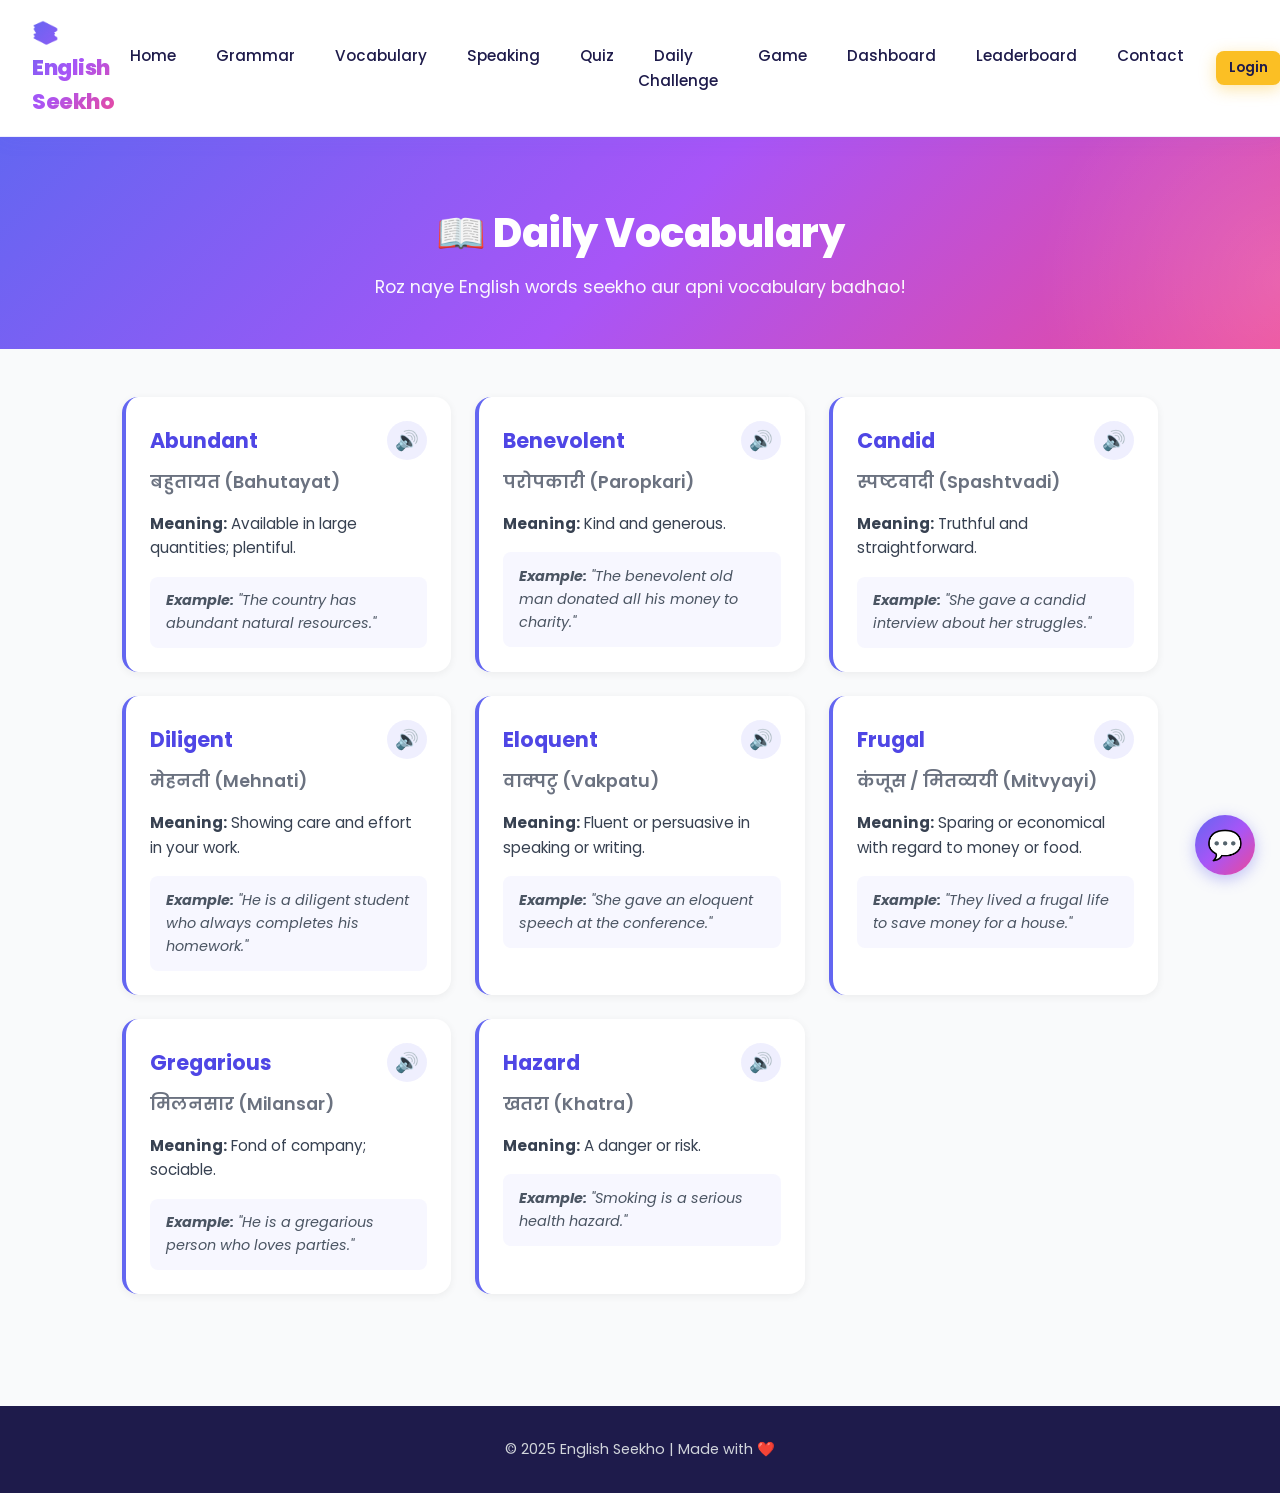
<file: vocabulary.html>
<!DOCTYPE html>
<html lang="hi">
<head>
  <meta charset="UTF-8">
  <meta name="viewport" content="width=device-width, initial-scale=1.0">
  <title>Vocabulary - English Seekho</title>
    <!-- Favicon -->
  <link rel="icon" type="image/png" href="fevicon.png">

  <!-- SEO Meta Tags -->
  <meta name="description" content="Hindi se English seekho aasaan tarike se. Grammar lessons, interactive quiz, daily vocabulary aur games khelo.">
  <meta name="keywords" content="English learning, Hindi to English, Grammar, Quiz, Vocabulary, English Seekho">
  <meta name="author" content="Sameer Ansari">

  <!-- Social Media Sharing Tags (Open Graph) -->
  <meta property="og:title" content="English Seekho - Hindi se English">
  <meta property="og:description" content="Grammar padho, quiz khelo, aur daily naye words seekho. Aasaan tarike se English seekhne ki website.">
  <meta property="og:image" content="favicon.png">
  <meta property="og:type" content="website">
  
  <!-- Twitter Card -->
  <meta name="twitter:card" content="summary_large_image">
  <meta name="twitter:title" content="English Seekho - Hindi se English">
  <meta name="twitter:description" content="Grammar padho, quiz khelo, aur daily naye words seekho.">
  <meta name="twitter:image" content="favicon.png">
  <link rel="preconnect" href="https://fonts.googleapis.com">
  <link rel="preconnect" href="https://fonts.gstatic.com" crossorigin>
  <link href="https://fonts.googleapis.com/css2?family=Poppins:wght@400;500;600;700;800&display=swap" rel="stylesheet">
  <link rel="stylesheet" href="css/style.css">
  <script src="js/dark-mode.js"></script>
</head>
<body>

  <nav class="navbar">
    <div class="logo">📚 English Seekho</div>
    <button class="menu-toggle" id="menuToggle" aria-label="Menu">
      <span></span><span></span><span></span>
    </button>
    <ul class="nav-links" id="navLinks">
       <li><a href="index.html">Home</a></li>
      <li><a href="grammar.html">Grammar</a></li>
      <li><a href="vocabulary.html">Vocabulary</a></li>
      <li><a href="speaking.html">Speaking</a></li>
      <li><a href="quiz.html">Quiz</a></li>
      <li><a href="challenge.html">Daily Challenge</a></li>
      <li><a href="game.html">Game</a></li>
      <li><a href="dashboard.html">Dashboard</a></li>
      <li><a href="leaderboard.html">Leaderboard</a></li>
      <li><a href="contact.html">Contact</a></li>
    </ul>
        <!-- User Status / Logout -->
    <div id="navUserArea" style="display: flex; align-items: center; gap: 0.5rem; margin-left: 1rem;">
      <!-- JavaScript isko bhar dega -->
    </div>
  </nav>

  <header class="page-header">
    <h1>📖 Daily Vocabulary</h1>
    <p>Roz naye English words seekho aur apni vocabulary badhao!</p>
  </header>

  <main class="vocab-container">
    <div class="vocab-grid" id="vocabGrid">
      <!-- Words JavaScript se aayenge -->
    </div>
  </main>

  <footer class="footer">
    <p>© 2025 English Seekho | Made with ❤️</p>
  </footer>

  <script src="js/vocabulary.js"></script>
  <script src="js/nav-updater.js"></script>
    <!-- Floating Feedback Button -->
  <button id="feedbackBtn" class="floating-feedback-btn" title="Feedback Dein">💬</button>

  <!-- Feedback Modal -->
  <div id="feedbackModal" class="feedback-modal">
    <div class="feedback-modal-content">
      <span class="close-feedback" id="closeFeedback">&times;</span>
      <h2>💡 Aapka Feedback</h2>
      <p style="color: var(--gray); margin-bottom: 1rem; font-size: 0.9rem;">Website ko behtar banane ke liye aapki raay zaroori hai!</p>
      
      <form id="feedbackForm">
        <!-- Star Rating -->
        <div class="star-rating">
          <input type="radio" id="star5" name="rating" value="5" required><label for="star5">★</label>
          <input type="radio" id="star4" name="rating" value="4"><label for="star4">★</label>
          <input type="radio" id="star3" name="rating" value="3"><label for="star3">★</label>
          <input type="radio" id="star2" name="rating" value="2"><label for="star2">★</label>
          <input type="radio" id="star1" name="rating" value="1"><label for="star1">★</label>
        </div>

        <div class="form-group" style="margin-top: 1.5rem;">
          <textarea id="feedbackText" placeholder="Aapko website kaisi lagi? Kya naya add karna chahiye?" rows="4" required></textarea>
        </div>

        <button type="submit" class="btn btn-primary" style="width: 100%;">Submit Feedback</button>
      </form>
      
      <div id="feedbackSuccess" style="display: none; text-align: center; color: var(--success); margin-top: 1rem; font-weight: 600;">
        ✅ Dhanyawad! Aapka feedback mil gaya hai.
      </div>
    </div>
  </div>

  <!-- Feedback Logic -->
  <script src="js/feedback.js"></script>
  <script src="js/toast.js"></script>
</body>
</html>
</file>
<file: css/style.css>
/* ============================================
   GOOGLE FONTS & RESET
   ============================================ */
@import url('https://fonts.googleapis.com/css2?family=Poppins:wght@400;500;600;700;800&display=swap');

* {
  margin: 0;
  padding: 0;
  box-sizing: border-box;
}

:root {
  --primary: #6366f1;
  --primary-dark: #4f46e5;
  --secondary: #a855f7;
  --accent: #fbbf24;
  --success: #10b981;
  --danger: #ef4444;
  --dark: #1e1b4b;
  --gray: #6b7280;
  --light: #f9fafb;
  --white: #ffffff;
  --gradient: linear-gradient(135deg, #6366f1 0%, #a855f7 50%, #ec4899 100%);
  --shadow-sm: 0 2px 8px rgba(0, 0, 0, 0.06);
  --shadow-md: 0 4px 16px rgba(0, 0, 0, 0.08);
  --shadow-lg: 0 10px 32px rgba(99, 102, 241, 0.15);
}

body {
  font-family: 'Poppins', 'Segoe UI', sans-serif;
  line-height: 1.6;
  color: var(--dark);
  background: var(--light);
  -webkit-font-smoothing: antialiased;
  overflow-x: hidden;
}

/* ============================================
   ANIMATIONS
   ============================================ */
@keyframes fadeInUp {
  from {
    opacity: 0;
    transform: translateY(20px);
  }

  to {
    opacity: 1;
    transform: translateY(0);
  }
}

@keyframes float {

  0%,
  100% {
    transform: translateY(0);
  }

  50% {
    transform: translateY(-10px);
  }
}

@keyframes shimmer {
  0% {
    background-position: -1000px 0;
  }

  100% {
    background-position: 1000px 0;
  }
}

@keyframes pulse {

  0%,
  100% {
    transform: scale(1);
  }

  50% {
    transform: scale(1.05);
  }
}

/* ============================================
   NAVBAR
   ============================================ */
.navbar {
  display: flex;
  justify-content: space-between;
  align-items: center;
  padding: 1rem 2rem;
  background: rgba(255, 255, 255, 0.95);
  backdrop-filter: blur(12px);
  -webkit-backdrop-filter: blur(12px);
  box-shadow: 0 2px 20px rgba(99, 102, 241, 0.08);
  position: sticky;
  top: 0;
  z-index: 1000;
  border-bottom: 1px solid rgba(99, 102, 241, 0.1);
}

.logo {
  font-size: 1.35rem;
  font-weight: 800;
  background: var(--gradient);
  -webkit-background-clip: text;
  -webkit-text-fill-color: transparent;
  background-clip: text;
  letter-spacing: -0.5px;
}

.nav-links {
  display: flex;
  list-style: none;
  gap: 0.5rem;
}

.nav-links a {
  text-decoration: none;
  color: var(--dark);
  font-weight: 500;
  font-size: 0.95rem;
  padding: 0.6rem 1rem;
  border-radius: 8px;
  transition: all 0.25s;
  position: relative;
}

.nav-links a:hover {
  color: var(--primary);
  background: rgba(99, 102, 241, 0.08);
}

/* ============================================
   HERO
   ============================================ */
.hero {
  text-align: center;
  padding: 6rem 2rem 5rem;
  background: var(--gradient);
  color: var(--white);
  position: relative;
  overflow: hidden;
}

.hero::before {
  content: '';
  position: absolute;
  top: -50%;
  left: -50%;
  width: 200%;
  height: 200%;
  background: radial-gradient(circle, rgba(255, 255, 255, 0.1) 1px, transparent 1px);
  background-size: 30px 30px;
  animation: float 20s ease-in-out infinite;
}

.hero>* {
  position: relative;
  z-index: 1;
}

.hero h1 {
  font-size: 3rem;
  font-weight: 800;
  margin-bottom: 1rem;
  line-height: 1.2;
  letter-spacing: -1px;
  animation: fadeInUp 0.8s ease;
}

.hero p {
  font-size: 1.2rem;
  margin-bottom: 2rem;
  opacity: 0.95;
  animation: fadeInUp 0.8s ease 0.1s backwards;
}

.hero-buttons {
  display: flex;
  gap: 1rem;
  justify-content: center;
  flex-wrap: wrap;
  animation: fadeInUp 0.8s ease 0.2s backwards;
}

/* ============================================
   BUTTONS
   ============================================ */
.btn {
  display: inline-block;
  padding: 0.9rem 2rem;
  border-radius: 12px;
  text-decoration: none;
  font-weight: 600;
  font-size: 1rem;
  transition: all 0.3s;
  border: none;
  cursor: pointer;
  font-family: inherit;
  position: relative;
  overflow: hidden;
}

.btn-primary {
  background: var(--accent);
  color: var(--dark);
  box-shadow: 0 4px 16px rgba(251, 191, 36, 0.4);
}

.btn-primary:hover {
  transform: translateY(-3px);
  box-shadow: 0 8px 24px rgba(251, 191, 36, 0.5);
}

.btn-secondary {
  background: var(--white);
  color: var(--primary-dark);
  box-shadow: 0 4px 16px rgba(255, 255, 255, 0.3);
}

.btn-secondary:hover {
  transform: translateY(-3px);
  box-shadow: 0 8px 24px rgba(255, 255, 255, 0.4);
}

.btn::after {
  content: '';
  position: absolute;
  top: 0;
  left: -100%;
  width: 100%;
  height: 100%;
  background: linear-gradient(90deg, transparent, rgba(255, 255, 255, 0.4), transparent);
  transition: left 0.5s;
}

.btn:hover::after {
  left: 100%;
}

/* ============================================
   FEATURES
   ============================================ */
.features {
  padding: 5rem 2rem;
  text-align: center;
  max-width: 1200px;
  margin: 0 auto;
}

.features h2 {
  font-size: 2.2rem;
  font-weight: 800;
  margin-bottom: 3rem;
  color: var(--dark);
  letter-spacing: -0.5px;
}

.features h2::after {
  content: '';
  display: block;
  width: 60px;
  height: 4px;
  background: var(--gradient);
  border-radius: 2px;
  margin: 1rem auto 0;
}

.feature-grid {
  display: grid;
  grid-template-columns: repeat(auto-fit, minmax(240px, 1fr));
  gap: 1.5rem;
}

.feature-card {
  background: var(--white);
  padding: 2.2rem 1.5rem;
  border-radius: 20px;
  box-shadow: var(--shadow-sm);
  transition: all 0.3s;
  border: 1px solid rgba(99, 102, 241, 0.08);
  animation: fadeInUp 0.6s ease backwards;
}

.feature-card:nth-child(1) {
  animation-delay: 0.1s;
}

.feature-card:nth-child(2) {
  animation-delay: 0.2s;
}

.feature-card:nth-child(3) {
  animation-delay: 0.3s;
}

.feature-card:nth-child(4) {
  animation-delay: 0.4s;
}

.feature-card:hover {
  transform: translateY(-8px);
  box-shadow: var(--shadow-lg);
  border-color: rgba(99, 102, 241, 0.2);
}

.feature-card .icon {
  font-size: 3rem;
  margin-bottom: 1rem;
  display: inline-block;
  transition: transform 0.3s;
}

.feature-card:hover .icon {
  animation: pulse 0.6s ease;
}

.feature-card h3 {
  margin-bottom: 0.6rem;
  color: var(--dark);
  font-size: 1.15rem;
  font-weight: 700;
}

.feature-card p {
  color: var(--gray);
  font-size: 0.92rem;
  line-height: 1.6;
}

/* ============================================
   STATS SECTION (Home)
   ============================================ */
.stats {
  background: var(--dark);
  color: var(--white);
  padding: 4.5rem 2rem;
  text-align: center;
  position: relative;
  overflow: hidden;
}

.stats::before {
  content: '';
  position: absolute;
  top: 0;
  left: 0;
  right: 0;
  bottom: 0;
  background:
    radial-gradient(circle at 20% 20%, rgba(99, 102, 241, 0.3) 0%, transparent 50%),
    radial-gradient(circle at 80% 80%, rgba(168, 85, 247, 0.3) 0%, transparent 50%);
  pointer-events: none;
}

.stats>* {
  position: relative;
  z-index: 1;
}

.stats h2 {
  font-size: 2rem;
  margin-bottom: 2.5rem;
  font-weight: 800;
}

.stats-grid {
  display: flex;
  justify-content: center;
  gap: 2rem;
  flex-wrap: wrap;
}

.stat-card {
  background: rgba(255, 255, 255, 0.08);
  backdrop-filter: blur(10px);
  padding: 1.8rem 2.5rem;
  border-radius: 16px;
  min-width: 150px;
  border: 1px solid rgba(255, 255, 255, 0.15);
  transition: all 0.3s;
}

.stat-card:hover {
  background: rgba(255, 255, 255, 0.12);
  transform: translateY(-4px);
}

.stat-number {
  display: block;
  font-size: 2.6rem;
  font-weight: 800;
  background: linear-gradient(135deg, #fbbf24, #f59e0b);
  -webkit-background-clip: text;
  -webkit-text-fill-color: transparent;
  background-clip: text;
  margin-bottom: 0.3rem;
}

.stat-label {
  font-size: 0.95rem;
  opacity: 0.9;
}

/* ============================================
   PAGE HEADER (Grammar, Quiz, Dashboard)
   ============================================ */
.page-header {
  text-align: center;
  padding: 4rem 2rem 3rem;
  background: var(--gradient);
  color: var(--white);
  position: relative;
  overflow: hidden;
}

.page-header::before {
  content: '';
  position: absolute;
  top: -50%;
  right: -20%;
  width: 500px;
  height: 500px;
  background: radial-gradient(circle, rgba(255, 255, 255, 0.15) 0%, transparent 70%);
  pointer-events: none;
}

.page-header h1 {
  font-size: 2.5rem;
  font-weight: 800;
  margin-bottom: 0.5rem;
  letter-spacing: -0.5px;
  position: relative;
  z-index: 1;
}

.page-header p {
  font-size: 1.1rem;
  opacity: 0.95;
  position: relative;
  z-index: 1;
}

/* ============================================
   LESSONS GRID
   ============================================ */
.lessons-section {
  max-width: 1100px;
  margin: 0 auto;
  padding: 3.5rem 2rem;
}

.lessons-grid {
  display: grid;
  grid-template-columns: repeat(auto-fit, minmax(300px, 1fr));
  gap: 1.5rem;
}

.lesson-card {
  display: flex;
  gap: 1.2rem;
  background: var(--white);
  padding: 1.5rem;
  border-radius: 16px;
  text-decoration: none;
  color: inherit;
  box-shadow: var(--shadow-sm);
  transition: all 0.3s;
  border: 2px solid transparent;
  animation: fadeInUp 0.5s ease backwards;
}

.lesson-card:hover {
  transform: translateY(-5px);
  box-shadow: var(--shadow-lg);
  border-color: var(--primary);
}

.lesson-card.locked {
  opacity: 0.55;
  cursor: not-allowed;
}

.lesson-number {
  width: 55px;
  height: 55px;
  min-width: 55px;
  background: var(--gradient);
  color: var(--white);
  border-radius: 14px;
  display: flex;
  align-items: center;
  justify-content: center;
  font-weight: 800;
  font-size: 1.4rem;
  box-shadow: 0 4px 12px rgba(99, 102, 241, 0.3);
}

.lesson-info h3 {
  margin-bottom: 0.3rem;
  font-size: 1.1rem;
  font-weight: 700;
  color: var(--dark);
}

.lesson-info p {
  font-size: 0.88rem;
  color: var(--gray);
  margin-bottom: 0.6rem;
}

.lesson-tag {
  display: inline-block;
  font-size: 0.72rem;
  padding: 0.25rem 0.8rem;
  background: rgba(99, 102, 241, 0.12);
  color: var(--primary-dark);
  border-radius: 20px;
  font-weight: 600;
}

.tag-locked {
  background: #f3f4f6;
  color: #9ca3af;
}

/* ============================================
   LESSON PAGE
   ============================================ */
.lesson-container {
  max-width: 800px;
  margin: 0 auto;
  padding: 3rem 2rem 4rem;
}

.breadcrumb {
  font-size: 0.95rem;
  margin-bottom: 1.5rem;
  color: var(--gray);
}

.breadcrumb a {
  color: var(--primary);
  text-decoration: none;
  font-weight: 600;
  transition: color 0.2s;
}

.breadcrumb a:hover {
  color: var(--primary-dark);
}

.lesson-container h1 {
  font-size: 2.2rem;
  font-weight: 800;
  color: var(--dark);
  margin-bottom: 2rem;
  padding-bottom: 1rem;
  border-bottom: 3px solid transparent;
  border-image: var(--gradient) 1;
  letter-spacing: -0.5px;
}

.lesson-content h2 {
  font-size: 1.5rem;
  color: var(--dark);
  margin: 2rem 0 1rem;
  font-weight: 700;
}

.lesson-content h3 {
  font-size: 1.15rem;
  color: var(--primary-dark);
  margin: 1.5rem 0 0.7rem;
  font-weight: 600;
}

.lesson-content p {
  margin-bottom: 1rem;
  color: #374151;
}

.lesson-content ul,
.lesson-content ol {
  margin: 0 0 1.2rem 1.5rem;
}

.lesson-content li {
  margin-bottom: 0.5rem;
  color: #374151;
}

.lesson-content strong {
  color: var(--primary-dark);
  font-weight: 700;
}

.example-box {
  background: linear-gradient(135deg, rgba(99, 102, 241, 0.08), rgba(168, 85, 247, 0.08));
  border-left: 4px solid var(--primary);
  padding: 1.2rem 1.3rem;
  border-radius: 12px;
  margin: 1.2rem 0;
}

.tip-box {
  background: linear-gradient(135deg, rgba(251, 191, 36, 0.15), rgba(245, 158, 11, 0.1));
  border-left: 4px solid var(--accent);
  padding: 1.2rem 1.3rem;
  border-radius: 12px;
  margin: 1.5rem 0;
}

.lesson-table {
  width: 100%;
  border-collapse: collapse;
  margin: 1.2rem 0 1.5rem;
  border-radius: 12px;
  overflow: hidden;
  box-shadow: var(--shadow-sm);
}

.lesson-table th,
.lesson-table td {
  padding: 0.8rem 1rem;
  text-align: left;
}

.lesson-table th {
  background: var(--gradient);
  color: var(--white);
  font-weight: 600;
  font-size: 0.92rem;
}

.lesson-table td {
  border-bottom: 1px solid #f3f4f6;
  font-size: 0.92rem;
}

.lesson-table tr:nth-child(even) {
  background: #f9fafb;
}

.lesson-nav {
  display: flex;
  justify-content: space-between;
  margin-top: 3rem;
  gap: 1rem;
  flex-wrap: wrap;
}

/* ============================================
   QUIZ
   ============================================ */
.quiz-container {
  max-width: 750px;
  margin: 0 auto;
  padding: 3rem 2rem 4rem;
}

.quiz-progress {
  margin-bottom: 2rem;
}

.progress-info {
  display: flex;
  justify-content: space-between;
  font-size: 0.95rem;
  font-weight: 600;
  color: var(--primary-dark);
  margin-bottom: 0.7rem;
}

.progress-bar {
  width: 100%;
  height: 12px;
  background: #e5e7eb;
  border-radius: 10px;
  overflow: hidden;
}

.progress-fill {
  height: 100%;
  width: 0%;
  background: var(--gradient);
  border-radius: 10px;
  transition: width 0.5s ease;
  box-shadow: 0 0 12px rgba(99, 102, 241, 0.5);
}

.quiz-card {
  background: var(--white);
  padding: 2.2rem;
  border-radius: 20px;
  box-shadow: var(--shadow-md);
  border: 1px solid rgba(99, 102, 241, 0.08);
}

.quiz-card h2 {
  font-size: 1.4rem;
  margin-bottom: 1.7rem;
  color: var(--dark);
  line-height: 1.4;
  font-weight: 700;
}

.options {
  display: flex;
  flex-direction: column;
  gap: 0.8rem;
}

.option-btn {
  padding: 1rem 1.3rem;
  background: #f9fafb;
  border: 2px solid #e5e7eb;
  border-radius: 12px;
  font-size: 1rem;
  text-align: left;
  cursor: pointer;
  transition: all 0.2s;
  font-family: inherit;
  color: var(--dark);
  font-weight: 500;
}

.option-btn:hover:not(:disabled) {
  background: rgba(99, 102, 241, 0.08);
  border-color: var(--primary);
  transform: translateX(5px);
}

.option-btn:disabled {
  cursor: not-allowed;
}

.option-btn.correct {
  background: #d1fae5;
  border-color: var(--success);
  color: #065f46;
  font-weight: 600;
}

.option-btn.wrong {
  background: #fee2e2;
  border-color: var(--danger);
  color: #991b1b;
}

.feedback {
  margin-top: 1.3rem;
  font-weight: 600;
  border-radius: 10px;
  font-size: 0.95rem;
}

.feedback-correct {
  background: #d1fae5;
  color: #065f46;
  padding: 0.9rem 1.1rem;
}

.feedback-wrong {
  background: #fee2e2;
  color: #991b1b;
  padding: 0.9rem 1.1rem;
}

#nextBtn {
  margin-top: 1.5rem;
}

.result-card {
  background: var(--white);
  padding: 3rem 2rem;
  border-radius: 20px;
  box-shadow: var(--shadow-md);
  text-align: center;
  border: 1px solid rgba(99, 102, 241, 0.08);
}

.result-icon {
  font-size: 4.5rem;
  margin-bottom: 1rem;
  animation: pulse 1.5s ease infinite;
}

.result-card h2 {
  font-size: 2rem;
  font-weight: 800;
  background: var(--gradient);
  -webkit-background-clip: text;
  -webkit-text-fill-color: transparent;
  background-clip: text;
  margin-bottom: 1rem;
}

.result-score {
  font-size: 1.2rem;
  margin-bottom: 1rem;
  color: var(--dark);
}

.result-score strong {
  color: var(--accent);
  font-size: 1.6rem;
  font-weight: 800;
}

.result-message {
  font-size: 1.1rem;
  margin: 1.5rem 0;
  padding: 1.2rem;
  background: linear-gradient(135deg, rgba(99, 102, 241, 0.1), rgba(168, 85, 247, 0.1));
  border-radius: 14px;
  color: var(--primary-dark);
  font-weight: 600;
}

.result-badges {
  margin: 1.5rem 0;
}

.result-badges h3 {
  font-size: 1.1rem;
  color: var(--dark);
  margin-bottom: 1rem;
  font-weight: 700;
}

.badge-list {
  display: flex;
  flex-wrap: wrap;
  justify-content: center;
  gap: 0.8rem;
}

.badge-item {
  display: flex;
  flex-direction: column;
  align-items: center;
  gap: 0.3rem;
  background: linear-gradient(135deg, #fffbeb, #fef3c7);
  padding: 0.9rem 1.1rem;
  border-radius: 12px;
  border: 2px solid var(--accent);
  font-size: 0.82rem;
  font-weight: 600;
  color: #92400e;
  min-width: 95px;
  animation: fadeInUp 0.4s ease backwards;
}

.badge-icon {
  font-size: 1.9rem;
}

.result-actions {
  display: flex;
  gap: 1rem;
  justify-content: center;
  margin-top: 2rem;
  flex-wrap: wrap;
}

/* ============================================
   DASHBOARD
   ============================================ */
.dashboard-container {
  max-width: 1100px;
  margin: 0 auto;
  padding: 3rem 2rem 4rem;
}

.dash-stats {
  display: grid;
  grid-template-columns: repeat(auto-fit, minmax(160px, 1fr));
  gap: 1.2rem;
  margin-bottom: 3rem;
}

.dash-stat-card {
  background: var(--white);
  padding: 1.8rem 1rem;
  border-radius: 16px;
  box-shadow: var(--shadow-sm);
  text-align: center;
  border-top: 4px solid transparent;
  border-image: var(--gradient) 1;
  transition: transform 0.3s;
}

.dash-stat-card:hover {
  transform: translateY(-5px);
}

.dash-icon {
  font-size: 2.2rem;
  margin-bottom: 0.4rem;
}

.dash-number {
  font-size: 2.2rem;
  font-weight: 800;
  background: var(--gradient);
  -webkit-background-clip: text;
  -webkit-text-fill-color: transparent;
  background-clip: text;
  margin-bottom: 0.2rem;
}

.dash-label {
  font-size: 0.88rem;
  color: var(--gray);
  font-weight: 500;
}

.dash-section {
  margin-bottom: 2.5rem;
}

.dash-section h2 {
  font-size: 1.4rem;
  color: var(--dark);
  margin-bottom: 1.2rem;
  font-weight: 700;
}

.level-box {
  background: var(--white);
  padding: 1.8rem;
  border-radius: 16px;
  box-shadow: var(--shadow-sm);
}

.level-info {
  display: flex;
  justify-content: space-between;
  margin-bottom: 0.9rem;
  flex-wrap: wrap;
  gap: 0.5rem;
}

.level-name {
  font-size: 1.3rem;
  font-weight: 800;
  background: var(--gradient);
  -webkit-background-clip: text;
  -webkit-text-fill-color: transparent;
  background-clip: text;
}

.level-points {
  font-size: 0.95rem;
  color: var(--gray);
  align-self: center;
  font-weight: 500;
}

.level-bar {
  width: 100%;
  height: 16px;
  background: #e5e7eb;
  border-radius: 10px;
  overflow: hidden;
  margin-bottom: 0.9rem;
}

.level-fill {
  height: 100%;
  width: 0%;
  background: var(--gradient);
  border-radius: 10px;
  transition: width 0.8s ease;
  box-shadow: 0 0 12px rgba(99, 102, 241, 0.4);
}

.level-hint {
  font-size: 0.9rem;
  color: var(--gray);
  font-weight: 500;
}

.badges-grid {
  display: grid;
  grid-template-columns: repeat(auto-fit, minmax(150px, 1fr));
  gap: 1.2rem;
}

.badge-card {
  background: var(--white);
  padding: 1.5rem 0.8rem;
  border-radius: 16px;
  text-align: center;
  box-shadow: var(--shadow-sm);
  transition: all 0.3s;
}

.badge-card.earned {
  border: 2px solid var(--accent);
  background: linear-gradient(135deg, #fffbeb, #fef3c7);
}

.badge-card.locked {
  opacity: 0.5;
  filter: grayscale(0.9);
}

.badge-card:hover {
  transform: translateY(-4px);
}

.badge-card-icon {
  font-size: 2.4rem;
  margin-bottom: 0.5rem;
}

.badge-card-name {
  font-weight: 700;
  font-size: 0.9rem;
  color: var(--dark);
  margin-bottom: 0.3rem;
}

.badge-card-desc {
  font-size: 0.75rem;
  color: var(--gray);
  line-height: 1.3;
}

.activity-box {
  background: var(--white);
  padding: 1.8rem;
  border-radius: 16px;
  box-shadow: var(--shadow-sm);
}

.activity-box>p {
  color: var(--gray);
}

.activity-box a {
  color: var(--primary);
  font-weight: 600;
  text-decoration: none;
}

.activity-item {
  display: flex;
  gap: 1rem;
  padding: 1rem 0;
  border-bottom: 1px solid #f3f4f6;
  align-items: flex-start;
}

.activity-item:last-child {
  border-bottom: none;
}

.activity-icon {
  font-size: 1.6rem;
}

.activity-item strong {
  color: var(--dark);
  font-size: 1rem;
  font-weight: 600;
}

.activity-item p {
  font-size: 0.85rem;
  color: var(--gray);
  margin-top: 0.2rem;
}

.quick-actions {
  display: grid;
  grid-template-columns: repeat(auto-fit, minmax(240px, 1fr));
  gap: 1.2rem;
}

.action-card {
  display: block;
  background: var(--white);
  padding: 1.8rem;
  border-radius: 16px;
  text-decoration: none;
  color: inherit;
  box-shadow: var(--shadow-sm);
  border: 2px solid transparent;
  transition: all 0.3s;
  text-align: center;
}

.action-card:hover {
  border-color: var(--primary);
  transform: translateY(-5px);
  box-shadow: var(--shadow-lg);
}

.action-icon {
  font-size: 2.8rem;
  margin-bottom: 0.6rem;
  display: inline-block;
}

.action-card:hover .action-icon {
  animation: pulse 0.6s ease;
}

.action-card h3 {
  color: var(--primary-dark);
  margin-bottom: 0.3rem;
  font-size: 1.1rem;
  font-weight: 700;
}

.action-card p {
  font-size: 0.88rem;
  color: var(--gray);
}

.reset-section {
  text-align: center;
  margin-top: 3rem;
}

.btn-reset {
  background: #fee2e2;
  color: #991b1b;
  padding: 0.85rem 1.6rem;
  border: 2px solid var(--danger);
  border-radius: 10px;
  font-size: 0.95rem;
  font-weight: 600;
  cursor: pointer;
  transition: all 0.25s;
  font-family: inherit;
}

.btn-reset:hover {
  background: var(--danger);
  color: var(--white);
  transform: translateY(-2px);
}

/* ============================================
   FOOTER
   ============================================ */
.footer {
  text-align: center;
  padding: 2rem;
  background: var(--dark);
  color: #d1d5db;
  font-size: 0.9rem;
  margin-top: 3rem;
}

/* ============================================
   RESPONSIVE
   ============================================ */
/* ============================================
   MOBILE MENU TOGGLE BUTTON
   ============================================ */
.menu-toggle {
  display: none;
  flex-direction: column;
  justify-content: center;
  gap: 5px;
  width: 40px;
  height: 40px;
  background: transparent;
  border: none;
  cursor: pointer;
  padding: 6px;
  z-index: 1001;
}

.menu-toggle span {
  display: block;
  width: 100%;
  height: 3px;
  background: var(--primary-dark);
  border-radius: 3px;
  transition: all 0.3s ease;
  transform-origin: center;
}

html.dark-mode .menu-toggle span {
  background: #a5b4fc;
}

.menu-toggle.active span:nth-child(1) {
  transform: translateY(8px) rotate(45deg);
}

.menu-toggle.active span:nth-child(2) {
  opacity: 0;
}

.menu-toggle.active span:nth-child(3) {
  transform: translateY(-8px) rotate(-45deg);
}

/* ============================================
   TABLET (max-width: 768px)
   ============================================ */
@media (max-width: 768px) {
  .hero {
    padding: 4rem 1.5rem 3.5rem;
  }

  .hero h1 {
    font-size: 2rem;
  }

  .hero p {
    font-size: 1rem;
  }

  .page-header {
    padding: 3rem 1.5rem 2rem;
  }

  .page-header h1 {
    font-size: 1.9rem;
  }

  .page-header p {
    font-size: 1rem;
  }

  .features h2,
  .stats h2 {
    font-size: 1.7rem;
  }

  .features {
    padding: 3.5rem 1.5rem;
  }

  .lessons-section,
  .dashboard-container,
  .leaderboard-container {
    padding: 2rem 1.5rem 3rem;
  }

  .quiz-container {
    padding: 2rem 1.5rem 3rem;
  }

  .lesson-container {
    padding: 2rem 1.5rem 3rem;
  }

  .lesson-container h1 {
    font-size: 1.8rem;
  }

  .dash-stats {
    grid-template-columns: repeat(2, 1fr);
  }
}

/* ============================================
   MOBILE (max-width: 600px)
   ============================================ */
@media (max-width: 600px) {

  /* === NAVBAR MOBILE === */
  .navbar {
    padding: 0.8rem 1rem;
    flex-wrap: nowrap;
    position: sticky;
    top: 0;
    height: 60px;
    display: flex;
    align-items: center;
    justify-content: space-between;
  }

  .logo {
    font-size: 1.05rem;
    flex: 1;
  }

  /* User Area (Sirf naam dikhega ab) */
  #navUserArea {
    display: flex;
    align-items: center;
    margin-left: auto;
    /* Right side push karega */
    margin-right: 0.8rem;
  }

  /* Dark Mode Toggle ko mobile navbar se HIDE kar dein */
  .theme-toggle {
    display: none !important;
  }

  /* Menu Toggle Icon */
  .menu-toggle {
    display: flex;
    margin-left: 0.5rem;
    width: 30px;
    height: 30px;
  }

  .nav-links {
    position: fixed;
    top: 60px;
    /* Navbar height */
    left: 0;
    right: 0;
    flex-direction: column;
    background: #ffffff;
    /* Solid white background */
    backdrop-filter: blur(12px);
    -webkit-backdrop-filter: blur(12px);
    padding: 0;
    gap: 0;
    max-height: 0;
    overflow-y: auto;
    /* Scroll allow karein agar zyada links hon */
    transition: max-height 0.35s ease, padding 0.35s ease;
    box-shadow: 0 8px 24px rgba(0, 0, 0, 0.15);
    /* Halki si shadow */
    border-radius: 0 0 12px 12px;
    z-index: 1050;
  }

  /* Dark mode mein background dark karein */
  html.dark-mode .nav-links {
    background: #1e293b;
    /* Solid dark color */
  }

  /* Jab menu khule toh height badha dein */
  .nav-links.active {
    max-height: 80vh;
    /* Screen ka 80% hissa le lega */
    padding: 0.8rem 0;
  }

  .nav-links li {
    width: 100%;
    border-bottom: 1px solid rgba(0, 0, 0, 0.05);
    /* Links ke beech halki si line */
  }

  html.dark-mode .nav-links li {
    border-bottom: 1px solid rgba(255, 255, 255, 0.05);
  }

  .nav-links a {
    display: block;
    padding: 1rem 1.5rem;
    font-size: 1rem;
    border-radius: 0;
    border-left: 3px solid transparent;
  }

  .nav-links a:hover {
    border-left-color: var(--primary);
    background: rgba(99, 102, 241, 0.08);
  }

  /* Theme toggle ko menu ke upar rakhein */
  .theme-toggle {
    margin-left: auto;
    margin-right: 0.5rem;
    width: 38px;
    height: 38px;
    font-size: 1rem;
    z-index: 1001;
  }


  /* === HERO === */
  .hero {
    padding: 3.5rem 1.2rem 3rem;
  }

  .hero h1 {
    font-size: 1.6rem;
    line-height: 1.3;
  }

  .hero p {
    font-size: 0.95rem;
    margin-bottom: 1.5rem;
  }

  .hero-buttons {
    flex-direction: column;
    width: 100%;
  }

  .hero-buttons .btn {
    width: 100%;
    text-align: center;
  }

  /* === PAGE HEADER === */
  .page-header {
    padding: 2.5rem 1.2rem 1.8rem;
  }

  .page-header h1 {
    font-size: 1.5rem;
  }

  .page-header p {
    font-size: 0.92rem;
  }

  /* === FEATURES === */
  .features {
    padding: 2.5rem 1.2rem;
  }

  .features h2 {
    font-size: 1.4rem;
    margin-bottom: 2rem;
  }

  .feature-grid {
    grid-template-columns: 1fr;
    gap: 1rem;
  }

  .feature-card {
    padding: 1.8rem 1.2rem;
  }

  /* === STATS === */
  .stats {
    padding: 2.5rem 1.2rem;
  }

  .stats h2 {
    font-size: 1.4rem;
  }

  .stats-grid {
    gap: 0.8rem;
  }

  .stat-card {
    min-width: 100px;
    padding: 1.2rem 1rem;
    flex: 1;
  }

  .stat-number {
    font-size: 1.8rem;
  }

  .stat-label {
    font-size: 0.85rem;
  }

  /* === LESSON CARDS === */
  .lessons-grid {
    grid-template-columns: 1fr;
    gap: 1rem;
  }

  .lesson-card {
    padding: 1.2rem;
    gap: 1rem;
  }

  .lesson-number {
    width: 45px;
    height: 45px;
    min-width: 45px;
    font-size: 1.1rem;
  }

  .lesson-info h3 {
    font-size: 1rem;
  }

  .lesson-info p {
    font-size: 0.85rem;
  }

  /* === LESSON PAGE === */
  .lesson-container {
    padding: 1.8rem 1.2rem 2.5rem;
  }

  .lesson-container h1 {
    font-size: 1.4rem;
    margin-bottom: 1.5rem;
  }

  .lesson-content h2 {
    font-size: 1.2rem;
  }

  .lesson-content h3 {
    font-size: 1.05rem;
  }

  .lesson-content p,
  .lesson-content li {
    font-size: 0.95rem;
  }

  .example-box,
  .tip-box {
    padding: 1rem;
    font-size: 0.92rem;
  }

  .lesson-table {
    font-size: 0.85rem;
  }

  .lesson-table th,
  .lesson-table td {
    padding: 0.6rem 0.7rem;
  }

  .lesson-nav {
    flex-direction: column;
    gap: 0.8rem;
  }

  .lesson-nav .btn {
    width: 100%;
    text-align: center;
  }

  /* === QUIZ === */
  .quiz-container {
    padding: 1.8rem 1rem 2.5rem;
  }

  .quiz-progress {
    margin-bottom: 1.5rem;
  }

  .progress-info {
    font-size: 0.85rem;
  }

  .quiz-card,
  .result-card {
    padding: 1.5rem 1.2rem;
    border-radius: 14px;
  }

  .quiz-card h2 {
    font-size: 1.1rem;
    margin-bottom: 1.3rem;
  }

  .option-btn {
    padding: 0.85rem 1rem;
    font-size: 0.92rem;
    border-radius: 10px;
  }

  .feedback {
    font-size: 0.88rem;
  }

  .feedback-correct,
  .feedback-wrong {
    padding: 0.8rem 0.9rem;
  }

  #nextBtn {
    width: 100%;
    margin-top: 1.2rem;
  }

  .result-icon {
    font-size: 3.5rem;
  }

  .result-card h2 {
    font-size: 1.5rem;
  }

  .result-score {
    font-size: 1rem;
  }

  .result-score strong {
    font-size: 1.3rem;
  }

  .result-message {
    font-size: 0.95rem;
    padding: 1rem;
  }

  .badge-list {
    gap: 0.6rem;
  }

  .badge-item {
    min-width: 80px;
    padding: 0.7rem 0.9rem;
    font-size: 0.78rem;
  }

  .badge-icon {
    font-size: 1.6rem;
  }

  .result-actions {
    flex-direction: column;
    gap: 0.8rem;
  }

  .result-actions .btn {
    width: 100%;
    text-align: center;
  }

  /* === DASHBOARD === */
  .dashboard-container {
    padding: 1.8rem 1.2rem 2.5rem;
  }

  .dash-stats {
    grid-template-columns: repeat(2, 1fr);
    gap: 0.8rem;
    margin-bottom: 2rem;
  }

  .dash-stat-card {
    padding: 1.2rem 0.6rem;
    border-radius: 12px;
  }

  .dash-icon {
    font-size: 1.7rem;
  }

  .dash-number {
    font-size: 1.6rem;
  }

  .dash-label {
    font-size: 0.75rem;
  }

  .dash-section {
    margin-bottom: 2rem;
  }

  .dash-section h2 {
    font-size: 1.15rem;
    margin-bottom: 1rem;
  }

  .level-box {
    padding: 1.3rem;
  }

  .level-name {
    font-size: 1.1rem;
  }

  .level-points {
    font-size: 0.85rem;
  }

  .level-hint {
    font-size: 0.82rem;
  }

  .badges-grid {
    grid-template-columns: repeat(2, 1fr);
    gap: 0.8rem;
  }

  .badge-card {
    padding: 1.2rem 0.6rem;
  }

  .badge-card-icon {
    font-size: 1.9rem;
  }

  .badge-card-name {
    font-size: 0.8rem;
  }

  .badge-card-desc {
    font-size: 0.7rem;
  }

  .activity-box {
    padding: 1.2rem;
  }

  .activity-item {
    padding: 0.8rem 0;
    gap: 0.8rem;
  }

  .activity-icon {
    font-size: 1.3rem;
  }

  .activity-item strong {
    font-size: 0.9rem;
  }

  .activity-item p {
    font-size: 0.78rem;
  }

  .quick-actions {
    grid-template-columns: 1fr;
    gap: 0.8rem;
  }

  .action-card {
    padding: 1.4rem;
  }

  .action-icon {
    font-size: 2.2rem;
  }

  .action-card h3 {
    font-size: 1rem;
  }

  .action-card p {
    font-size: 0.82rem;
  }

  .btn-reset {
    width: 100%;
    padding: 0.8rem 1.2rem;
    font-size: 0.9rem;
  }

  /* === LEADERBOARD === */
  .leaderboard-container {
    padding: 1.8rem 1rem 2.5rem;
  }

  .podium-section {
    margin-bottom: 2rem;
  }

  .podium-heading {
    font-size: 1.2rem;
    margin-bottom: 1.2rem;
  }

  .podium {
    gap: 0.3rem;
    min-height: 200px;
    padding: 1rem 0 0;
  }

  .podium-item {
    max-width: none;
  }

  .podium-medal {
    font-size: 1.8rem;
    margin-bottom: 0.3rem;
  }

  .podium-name {
    font-size: 0.75rem;
    padding: 0 0.2rem;
  }

  .podium-score {
    font-size: 0.8rem;
    margin-bottom: 0.5rem;
  }

  .podium-stand-1 {
    height: 90px;
  }

  .podium-stand-2 {
    height: 70px;
  }

  .podium-stand-3 {
    height: 55px;
  }

  .podium-rank {
    font-size: 1.2rem;
  }

  .ranking-section h2 {
    font-size: 1.15rem;
  }

  .ranking-row {
    grid-template-columns: 35px 1fr auto;
    gap: 0.5rem;
    padding: 0.75rem 0.9rem;
  }

  .rank-date {
    display: none;
  }

  .rank-number {
    font-size: 1rem;
  }

  .rank-name {
    font-size: 0.88rem;
  }

  .rank-score {
    font-size: 0.85rem;
  }

  .empty-leaderboard {
    padding: 2.5rem 1.2rem;
  }

  .empty-icon {
    font-size: 3.5rem;
  }

  .empty-leaderboard h3 {
    font-size: 1.15rem;
  }

  .empty-leaderboard p {
    font-size: 0.88rem;
  }

  .leaderboard-actions {
    flex-direction: column;
    gap: 0.8rem;
  }

  .leaderboard-actions .btn {
    width: 100%;
    text-align: center;
  }

  /* === FOOTER === */
  .footer {
    padding: 1.5rem 1rem;
    font-size: 0.8rem;
  }

  /* === GLOBAL TOUCH IMPROVEMENTS === */
  .btn {
    padding: 0.85rem 1.5rem;
    font-size: 0.95rem;
    min-height: 44px;
    display: flex;
    align-items: center;
    justify-content: center;
  }

  a,
  button {
    -webkit-tap-highlight-color: transparent;
  }
}

/* ============================================
   EXTRA SMALL (max-width: 380px)
   ============================================ */
@media (max-width: 380px) {
  .hero h1 {
    font-size: 1.4rem;
  }

  .nav-links a {
    font-size: 0.92rem;
    padding: 0.8rem 1.2rem;
  }

  .dash-stats {
    grid-template-columns: 1fr;
  }

  .badges-grid {
    grid-template-columns: 1fr;
  }
}

/* ============================================
   DARK MODE
   ============================================ */

/* Smooth transition for theme change */
body,
.navbar,
.feature-card,
.lesson-card,
.quiz-card,
.result-card,
.dash-stat-card,
.level-box,
.badge-card,
.activity-box,
.action-card,
.lesson-table,
.example-box,
.tip-box,
.option-btn,
footer,
.stats,
.page-header,
.hero {
  transition: background-color 0.4s ease, color 0.4s ease, border-color 0.4s ease;
}

/* DARK MODE COLORS */
html.dark-mode {
  --primary: #818cf8;
  --primary-dark: #a5b4fc;
  --secondary: #c084fc;
  --accent: #fbbf24;
  --success: #34d399;
  --danger: #f87171;
  --dark: #f1f5f9;
  --gray: #94a3b8;
  --light: #0f172a;
  --white: #1e293b;
  --gradient: linear-gradient(135deg, #4f46e5 0%, #7c3aed 50%, #db2777 100%);
  --shadow-sm: 0 2px 8px rgba(0, 0, 0, 0.3);
  --shadow-md: 0 4px 16px rgba(0, 0, 0, 0.4);
  --shadow-lg: 0 10px 32px rgba(0, 0, 0, 0.5);
}

html.dark-mode body {
  background: #0f172a;
  color: #e2e8f0;
}

/* NAVBAR */
html.dark-mode .navbar {
  background: rgba(30, 41, 59, 0.95);
  border-bottom: 1px solid rgba(129, 140, 248, 0.15);
  box-shadow: 0 2px 20px rgba(0, 0, 0, 0.3);
}

html.dark-mode .nav-links a {
  color: #e2e8f0;
}

html.dark-mode .nav-links a:hover {
  color: #818cf8;
  background: rgba(129, 140, 248, 0.12);
}

/* HERO & PAGE HEADER */
html.dark-mode .hero {
  background: var(--gradient);
}

html.dark-mode .page-header {
  background: var(--gradient);
}

/* FEATURES */
html.dark-mode .features h2 {
  color: #f1f5f9;
}

html.dark-mode .feature-card {
  background: #1e293b;
  border-color: rgba(129, 140, 248, 0.15);
}

html.dark-mode .feature-card h3 {
  color: #f1f5f9;
}

html.dark-mode .feature-card p {
  color: #94a3b8;
}

/* STATS SECTION */
html.dark-mode .stats {
  background: #020617;
}

html.dark-mode .stat-card {
  background: rgba(129, 140, 248, 0.1);
  border-color: rgba(129, 140, 248, 0.2);
}

/* LESSON CARDS */
html.dark-mode .lesson-card {
  background: #1e293b;
  border-color: transparent;
}

html.dark-mode .lesson-card:hover {
  border-color: #818cf8;
}

html.dark-mode .lesson-info h3 {
  color: #f1f5f9;
}

html.dark-mode .lesson-info p {
  color: #94a3b8;
}

html.dark-mode .lesson-tag {
  background: rgba(129, 140, 248, 0.15);
  color: #a5b4fc;
}

html.dark-mode .tag-locked {
  background: #334155;
  color: #64748b;
}

/* LESSON PAGE */
html.dark-mode .lesson-container h1 {
  color: #f1f5f9;
}

html.dark-mode .breadcrumb {
  color: #94a3b8;
}

html.dark-mode .lesson-content h2 {
  color: #f1f5f9;
}

html.dark-mode .lesson-content h3 {
  color: #a5b4fc;
}

html.dark-mode .lesson-content p,
html.dark-mode .lesson-content li {
  color: #cbd5e1;
}

html.dark-mode .lesson-content strong {
  color: #a5b4fc;
}

html.dark-mode .example-box {
  background: linear-gradient(135deg, rgba(129, 140, 248, 0.15), rgba(192, 132, 252, 0.1));
  border-left-color: #818cf8;
}

html.dark-mode .tip-box {
  background: linear-gradient(135deg, rgba(251, 191, 36, 0.15), rgba(245, 158, 11, 0.1));
  border-left-color: #fbbf24;
}

html.dark-mode .lesson-table td {
  border-bottom-color: #334155;
  color: #cbd5e1;
}

html.dark-mode .lesson-table tr:nth-child(even) {
  background: #1e293b;
}

html.dark-mode .lesson-table th {
  background: var(--gradient);
}

/* QUIZ */
html.dark-mode .quiz-card,
html.dark-mode .result-card {
  background: #1e293b;
  border-color: rgba(129, 140, 248, 0.15);
}

html.dark-mode .quiz-card h2 {
  color: #f1f5f9;
}

html.dark-mode .progress-info {
  color: #a5b4fc;
}

html.dark-mode .progress-bar {
  background: #334155;
}

html.dark-mode .option-btn {
  background: #0f172a;
  border-color: #334155;
  color: #e2e8f0;
}

html.dark-mode .option-btn:hover:not(:disabled) {
  background: rgba(129, 140, 248, 0.15);
  border-color: #818cf8;
}

html.dark-mode .option-btn.correct {
  background: rgba(16, 185, 129, 0.2);
  border-color: #10b981;
  color: #6ee7b7;
}

html.dark-mode .option-btn.wrong {
  background: rgba(239, 68, 68, 0.2);
  border-color: #ef4444;
  color: #fca5a5;
}

html.dark-mode .feedback-correct {
  background: rgba(16, 185, 129, 0.2);
  color: #6ee7b7;
}

html.dark-mode .feedback-wrong {
  background: rgba(239, 68, 68, 0.2);
  color: #fca5a5;
}

html.dark-mode .result-card h2 {
  background: var(--gradient);
  -webkit-background-clip: text;
  -webkit-text-fill-color: transparent;
  background-clip: text;
}

html.dark-mode .result-message {
  background: linear-gradient(135deg, rgba(129, 140, 248, 0.15), rgba(192, 132, 252, 0.1));
  color: #a5b4fc;
}

html.dark-mode .badge-item {
  background: linear-gradient(135deg, rgba(251, 191, 36, 0.15), rgba(245, 158, 11, 0.1));
  color: #fbbf24;
}

/* DASHBOARD */
html.dark-mode .dash-stat-card {
  background: #1e293b;
}

html.dark-mode .dash-label {
  color: #94a3b8;
}

html.dark-mode .dash-section h2 {
  color: #f1f5f9;
}

html.dark-mode .level-box {
  background: #1e293b;
}

html.dark-mode .level-bar {
  background: #334155;
}

html.dark-mode .level-hint {
  color: #94a3b8;
}

html.dark-mode .badge-card {
  background: #1e293b;
}

html.dark-mode .badge-card.earned {
  background: linear-gradient(135deg, rgba(251, 191, 36, 0.15), rgba(245, 158, 11, 0.1));
  border-color: #fbbf24;
}

html.dark-mode .badge-card-name {
  color: #f1f5f9;
}

html.dark-mode .badge-card-desc {
  color: #94a3b8;
}

html.dark-mode .activity-box {
  background: #1e293b;
}

html.dark-mode .activity-item {
  border-bottom-color: #334155;
}

html.dark-mode .activity-item strong {
  color: #f1f5f9;
}

html.dark-mode .activity-item p {
  color: #94a3b8;
}

html.dark-mode .action-card {
  background: #1e293b;
}

html.dark-mode .action-card:hover {
  border-color: #818cf8;
}

html.dark-mode .action-card p {
  color: #94a3b8;
}

html.dark-mode .btn-reset {
  background: rgba(239, 68, 68, 0.15);
  color: #fca5a5;
  border-color: #ef4444;
}

html.dark-mode .btn-reset:hover {
  background: #ef4444;
  color: #fff;
}

/* FOOTER */
html.dark-mode .footer {
  background: #020617;
  color: #64748b;
}

/* ============================================
   THEME TOGGLE BUTTON
   ============================================ */
.theme-toggle {
  width: 42px;
  height: 42px;
  border-radius: 50%;
  background: rgba(99, 102, 241, 0.1);
  border: 2px solid rgba(99, 102, 241, 0.2);
  cursor: pointer;
  font-size: 1.2rem;
  display: flex;
  align-items: center;
  justify-content: center;
  transition: all 0.3s ease;
  padding: 0;
  margin-left: 1rem;
  flex-shrink: 0;
}

.theme-toggle:hover {
  background: rgba(99, 102, 241, 0.2);
  border-color: var(--primary);
  transform: scale(1.1);
}

html.dark-mode .theme-toggle {
  background: rgba(251, 191, 36, 0.15);
  border-color: rgba(251, 191, 36, 0.3);
}

html.dark-mode .theme-toggle:hover {
  background: rgba(251, 191, 36, 0.25);
  border-color: var(--accent);
}

/* ============================================
   LEADERBOARD
   ============================================ */
.leaderboard-container {
  max-width: 900px;
  margin: 0 auto;
  padding: 3rem 2rem 4rem;
}

/* PODIUM SECTION */
.podium-section {
  margin-bottom: 3rem;
}

.podium-heading {
  text-align: center;
  font-size: 1.6rem;
  font-weight: 800;
  margin-bottom: 2rem;
  color: var(--dark);
}

.podium {
  display: flex;
  justify-content: center;
  align-items: flex-end;
  gap: 1rem;
  min-height: 320px;
  padding: 2rem 1rem 0;
}

.podium-item {
  flex: 1;
  max-width: 220px;
  text-align: center;
  display: flex;
  flex-direction: column;
  align-items: center;
  animation: fadeInUp 0.6s ease backwards;
}

.podium-item:nth-child(1) {
  animation-delay: 0.2s;
}

.podium-item:nth-child(2) {
  animation-delay: 0.1s;
}

.podium-item:nth-child(3) {
  animation-delay: 0.3s;
}

.podium-medal {
  font-size: 3rem;
  margin-bottom: 0.5rem;
  animation: float 3s ease-in-out infinite;
}

.podium-name {
  font-weight: 700;
  font-size: 1rem;
  color: var(--dark);
  margin-bottom: 0.3rem;
  word-break: break-word;
  max-width: 100%;
}

.podium-score {
  font-size: 1.1rem;
  font-weight: 800;
  background: var(--gradient);
  -webkit-background-clip: text;
  -webkit-text-fill-color: transparent;
  background-clip: text;
  margin-bottom: 0.8rem;
}

.podium-stand {
  width: 100%;
  border-radius: 12px 12px 0 0;
  display: flex;
  align-items: center;
  justify-content: center;
  color: #fff;
  font-weight: 800;
  box-shadow: 0 -4px 20px rgba(0, 0, 0, 0.1);
  position: relative;
  overflow: hidden;
}

.podium-stand::before {
  content: '';
  position: absolute;
  inset: 0;
  background: linear-gradient(135deg, rgba(255, 255, 255, 0.2), transparent);
}

.podium-stand-1 {
  background: linear-gradient(135deg, #fbbf24, #f59e0b);
  height: 160px;
}

.podium-stand-2 {
  background: linear-gradient(135deg, #cbd5e1, #94a3b8);
  height: 120px;
}

.podium-stand-3 {
  background: linear-gradient(135deg, #f59e0b, #b45309);
  height: 90px;
}

.podium-rank {
  font-size: 2rem;
  position: relative;
  z-index: 1;
  text-shadow: 0 2px 4px rgba(0, 0, 0, 0.2);
}

/* RANKING LIST */
.ranking-section {
  margin-bottom: 3rem;
}

.ranking-section h2 {
  font-size: 1.4rem;
  font-weight: 800;
  margin-bottom: 1.2rem;
  color: var(--dark);
}

.ranking-list {
  background: var(--white);
  border-radius: 16px;
  box-shadow: var(--shadow-sm);
  overflow: hidden;
}

.ranking-row {
  display: grid;
  grid-template-columns: 50px 1fr auto auto;
  gap: 1rem;
  align-items: center;
  padding: 1rem 1.3rem;
  border-bottom: 1px solid #f3f4f6;
  transition: background 0.2s;
}

.ranking-row:last-child {
  border-bottom: none;
}

.ranking-row:hover {
  background: rgba(99, 102, 241, 0.04);
}

.ranking-row.top-1 {
  background: linear-gradient(90deg, rgba(251, 191, 36, 0.1), transparent);
}

.ranking-row.top-2 {
  background: linear-gradient(90deg, rgba(203, 213, 225, 0.2), transparent);
}

.ranking-row.top-3 {
  background: linear-gradient(90deg, rgba(245, 158, 11, 0.1), transparent);
}

.rank-number {
  font-size: 1.3rem;
  font-weight: 800;
  text-align: center;
  color: var(--dark);
}

.rank-name {
  font-weight: 600;
  color: var(--dark);
  word-break: break-word;
}

.rank-score {
  font-weight: 800;
  background: var(--gradient);
  -webkit-background-clip: text;
  -webkit-text-fill-color: transparent;
  background-clip: text;
  font-size: 1rem;
  white-space: nowrap;
}

.rank-date {
  font-size: 0.82rem;
  color: var(--gray);
  white-space: nowrap;
}

/* EMPTY STATE */
.empty-leaderboard {
  text-align: center;
  padding: 4rem 2rem;
  background: var(--white);
  border-radius: 20px;
  box-shadow: var(--shadow-sm);
  margin-bottom: 2rem;
}

.empty-icon {
  font-size: 5rem;
  margin-bottom: 1rem;
  opacity: 0.6;
}

.empty-leaderboard h3 {
  font-size: 1.5rem;
  margin-bottom: 0.5rem;
  color: var(--dark);
}

.empty-leaderboard p {
  color: var(--gray);
  margin-bottom: 1.5rem;
}

/* ACTION BUTTONS */
.leaderboard-actions {
  display: flex;
  gap: 1rem;
  justify-content: center;
  flex-wrap: wrap;
  margin-top: 2rem;
}

.leaderboard-actions .btn {
  border: none;
  font-family: inherit;
}

/* DARK MODE */
html.dark-mode .podium-heading,
html.dark-mode .podium-name,
html.dark-mode .ranking-section h2,
html.dark-mode .rank-number,
html.dark-mode .rank-name,
html.dark-mode .empty-leaderboard h3 {
  color: #f1f5f9;
}

html.dark-mode .podium-score,
html.dark-mode .rank-score {
  background: var(--gradient);
  -webkit-background-clip: text;
  -webkit-text-fill-color: transparent;
  background-clip: text;
}

html.dark-mode .ranking-list,
html.dark-mode .empty-leaderboard {
  background: #1e293b;
}

html.dark-mode .ranking-row {
  border-bottom-color: #334155;
}

html.dark-mode .ranking-row:hover {
  background: rgba(129, 140, 248, 0.08);
}

html.dark-mode .ranking-row.top-1 {
  background: linear-gradient(90deg, rgba(251, 191, 36, 0.15), transparent);
}

html.dark-mode .ranking-row.top-2 {
  background: linear-gradient(90deg, rgba(203, 213, 225, 0.1), transparent);
}

html.dark-mode .ranking-row.top-3 {
  background: linear-gradient(90deg, rgba(245, 158, 11, 0.15), transparent);
}

html.dark-mode .empty-leaderboard p {
  color: #94a3b8;
}

html.dark-mode .rank-date {
  color: #94a3b8;
}

/* RESPONSIVE */
@media (max-width: 600px) {
  .leaderboard-container {
    padding: 2rem 1rem 3rem;
  }

  .podium {
    gap: 0.4rem;
    min-height: 250px;
    padding: 1rem 0.5rem 0;
  }

  .podium-medal {
    font-size: 2rem;
  }

  .podium-name {
    font-size: 0.8rem;
  }

  .podium-score {
    font-size: 0.9rem;
  }

  .podium-stand-1 {
    height: 110px;
  }

  .podium-stand-2 {
    height: 85px;
  }

  .podium-stand-3 {
    height: 65px;
  }

  .podium-rank {
    font-size: 1.3rem;
  }

  .ranking-row {
    grid-template-columns: 35px 1fr auto;
    gap: 0.6rem;
    padding: 0.8rem 1rem;
  }

  .rank-date {
    display: none;
  }

  .rank-number {
    font-size: 1.1rem;
  }

  .rank-name {
    font-size: 0.9rem;
  }

  .rank-score {
    font-size: 0.9rem;
  }

  .leaderboard-actions {
    flex-direction: column;
  }
}

/* Dashboard Premium Touch */
.dash-stat-card {
  transition: all 0.3s ease;
  position: relative;
  overflow: hidden;
}

.dash-stat-card:hover {
  transform: translateY(-8px) scale(1.02);
  box-shadow: 0 10px 25px rgba(99, 102, 241, 0.15);
}

.dash-stat-card::before {
  content: '';
  position: absolute;
  top: 0;
  left: -100%;
  width: 100%;
  height: 100%;
  background: linear-gradient(90deg, transparent, rgba(255, 255, 255, 0.2), transparent);
  transition: 0.5s;
}

.dash-stat-card:hover::before {
  left: 100%;
}

/* ============================================
   VOCABULARY PAGE
   ============================================ */
.vocab-container {
  max-width: 1100px;
  margin: 0 auto;
  padding: 3rem 2rem 4rem;
}

.vocab-grid {
  display: grid;
  grid-template-columns: repeat(auto-fit, minmax(300px, 1fr));
  gap: 1.5rem;
}

.vocab-card {
  background: var(--white);
  padding: 1.5rem;
  border-radius: 16px;
  box-shadow: var(--shadow-sm);
  border-left: 4px solid var(--primary);
  transition: all 0.3s;
  animation: fadeInUp 0.5s ease backwards;
}

.vocab-card:hover {
  transform: translateY(-5px);
  box-shadow: var(--shadow-lg);
  border-left-color: var(--accent);
}

.vocab-header {
  display: flex;
  justify-content: space-between;
  align-items: center;
  margin-bottom: 0.5rem;
}

.vocab-header h3 {
  font-size: 1.3rem;
  color: var(--primary-dark);
  font-weight: 700;
}

.audio-btn {
  background: rgba(99, 102, 241, 0.1);
  border: none;
  font-size: 1.2rem;
  cursor: pointer;
  padding: 0.5rem;
  border-radius: 50%;
  transition: all 0.2s;
}

.audio-btn:hover {
  background: rgba(99, 102, 241, 0.2);
  transform: scale(1.1);
}

.vocab-hindi {
  font-size: 1.1rem;
  color: var(--gray);
  font-weight: 600;
  margin-bottom: 1rem;
}

.vocab-meaning {
  font-size: 0.95rem;
  color: #374151;
  margin-bottom: 1rem;
}

.vocab-example {
  background: rgba(99, 102, 241, 0.05);
  padding: 0.8rem 1rem;
  border-radius: 8px;
  font-size: 0.9rem;
  color: #4b5563;
  font-style: italic;
}

/* Dark Mode */
html.dark-mode .vocab-card {
  background: #1e293b;
}

html.dark-mode .vocab-header h3 {
  color: #a5b4fc;
}

html.dark-mode .vocab-hindi {
  color: #94a3b8;
}

html.dark-mode .vocab-meaning {
  color: #cbd5e1;
}

html.dark-mode .vocab-example {
  background: rgba(129, 140, 248, 0.1);
  color: #cbd5e1;
}

@media (max-width: 600px) {
  .vocab-grid {
    grid-template-columns: 1fr;
  }

  .vocab-container {
    padding: 2rem 1rem;
  }
}

/* ============================================
   GAME PAGE (Word Scramble)
   ============================================ */
.game-container {
  max-width: 600px;
  margin: 0 auto;
  padding: 3rem 2rem 4rem;
}

.game-card {
  background: var(--white);
  padding: 2.5rem 2rem;
  border-radius: 20px;
  box-shadow: var(--shadow-md);
  text-align: center;
  border: 1px solid rgba(99, 102, 241, 0.08);
}

.game-stats {
  display: flex;
  justify-content: space-between;
  font-size: 1.1rem;
  font-weight: 600;
  color: var(--primary-dark);
  margin-bottom: 2rem;
}

.hint-box {
  background: rgba(251, 191, 36, 0.15);
  color: #b45309;
  padding: 0.8rem 1rem;
  border-radius: 10px;
  font-weight: 600;
  margin-bottom: 1.5rem;
  font-size: 1rem;
}

.scrambled-word {
  font-size: 2.5rem;
  font-weight: 800;
  letter-spacing: 8px;
  color: var(--dark);
  margin-bottom: 2rem;
  text-transform: uppercase;
  word-break: break-all;
}

.game-input {
  width: 100%;
  padding: 1rem;
  font-size: 1.2rem;
  text-align: center;
  border: 2px solid #e5e7eb;
  border-radius: 12px;
  font-family: inherit;
  font-weight: 600;
  text-transform: uppercase;
  outline: none;
  transition: border-color 0.3s;
  margin-bottom: 1.5rem;
}

.game-input:focus {
  border-color: var(--primary);
  box-shadow: 0 0 0 3px rgba(99, 102, 241, 0.2);
}

.game-actions {
  display: flex;
  gap: 1rem;
}

.game-actions .btn {
  flex: 1;
}

.game-feedback {
  margin-top: 1.5rem;
  font-weight: 600;
  font-size: 1.1rem;
  min-height: 40px;
  display: flex;
  align-items: center;
  justify-content: center;
}

.game-feedback.success {
  color: #059669;
}

.game-feedback.error {
  color: #dc2626;
}

.game-feedback.warning {
  color: #d97706;
}

/* Dark Mode */
html.dark-mode .game-card {
  background: #1e293b;
}

html.dark-mode .scrambled-word {
  color: #f1f5f9;
}

html.dark-mode .game-input {
  background: #0f172a;
  border-color: #334155;
  color: #e2e8f0;
}

html.dark-mode .hint-box {
  background: rgba(251, 191, 36, 0.1);
  color: #fbbf24;
}

@media (max-width: 600px) {
  .scrambled-word {
    font-size: 1.8rem;
    letter-spacing: 4px;
  }

  .game-actions {
    flex-direction: column;
  }
}

/* ============================================
   CONTACT PAGE
   ============================================ */
.contact-container {
  max-width: 600px;
  margin: 0 auto;
  padding: 3rem 2rem 4rem;
}

.contact-card {
  background: var(--white);
  padding: 2.5rem;
  border-radius: 20px;
  box-shadow: var(--shadow-md);
  border: 1px solid rgba(99, 102, 241, 0.08);
}

.form-group {
  margin-bottom: 1.5rem;
}

.form-group label {
  display: block;
  margin-bottom: 0.5rem;
  font-weight: 600;
  color: var(--dark);
  font-size: 0.95rem;
}

.form-group input,
.form-group textarea {
  width: 100%;
  padding: 0.9rem 1rem;
  border: 2px solid #e5e7eb;
  border-radius: 10px;
  font-family: inherit;
  font-size: 1rem;
  transition: border-color 0.3s;
  background: #f9fafb;
  color: var(--dark);
}

.form-group input:focus,
.form-group textarea:focus {
  outline: none;
  border-color: var(--primary);
  background: var(--white);
  box-shadow: 0 0 0 3px rgba(99, 102, 241, 0.1);
}

.form-group textarea {
  resize: vertical;
  min-height: 120px;
}

.form-success {
  text-align: center;
  padding: 2rem 1rem;
  background: #d1fae5;
  border-radius: 12px;
  color: #065f46;
  border: 2px solid var(--success);
}

.form-success h3 {
  margin-bottom: 0.5rem;
}

/* Dark Mode */
html.dark-mode .contact-card {
  background: #1e293b;
}

html.dark-mode .form-group label {
  color: #f1f5f9;
}

html.dark-mode .form-group input,
html.dark-mode .form-group textarea {
  background: #0f172a;
  border-color: #334155;
  color: #e2e8f0;
}

html.dark-mode .form-group input:focus,
html.dark-mode .form-group textarea:focus {
  background: #1e293b;
}

html.dark-mode .form-success {
  background: rgba(16, 185, 129, 0.2);
  color: #6ee7b7;
}

/* ============================================
   LOGIN / SIGNUP PAGE
   ============================================ */
.login-container {
  max-width: 450px;
  margin: 0 auto;
  padding: 3rem 2rem 4rem;
}

.login-card {
  background: var(--white);
  padding: 2.5rem 2rem;
  border-radius: 20px;
  box-shadow: var(--shadow-md);
  border: 1px solid rgba(99, 102, 241, 0.08);
}

.auth-tabs {
  display: flex;
  gap: 0.5rem;
  margin-bottom: 2rem;
  background: #f3f4f6;
  padding: 0.4rem;
  border-radius: 12px;
}

.auth-tab {
  flex: 1;
  padding: 0.8rem;
  border: none;
  background: transparent;
  border-radius: 8px;
  font-family: inherit;
  font-weight: 600;
  font-size: 1rem;
  color: var(--gray);
  cursor: pointer;
  transition: all 0.3s;
}

.auth-tab.active {
  background: var(--white);
  color: var(--primary-dark);
  box-shadow: 0 2px 8px rgba(0, 0, 0, 0.08);
}

.auth-error {
  margin-top: 1rem;
  padding: 0.8rem;
  background: #fee2e2;
  color: #991b1b;
  border-radius: 8px;
  font-size: 0.9rem;
  font-weight: 500;
}

/* Dark Mode */
html.dark-mode .login-card {
  background: #1e293b;
}

html.dark-mode .auth-tabs {
  background: #0f172a;
}

html.dark-mode .auth-tab.active {
  background: #1e293b;
  color: #a5b4fc;
}

html.dark-mode .auth-error {
  background: rgba(239, 68, 68, 0.2);
  color: #fca5a5;
}

/* ============================================
   WEEKLY STREAK CALENDAR
   ============================================ */
.calendar-box {
  background: var(--white);
  padding: 1.5rem;
  border-radius: 16px;
  box-shadow: var(--shadow-sm);
}

.calendar-header {
  display: flex;
  justify-content: space-between;
  align-items: center;
  margin-bottom: 1.2rem;
  flex-wrap: wrap;
  gap: 0.5rem;
}

.calendar-header span:first-child {
  font-weight: 700;
  color: var(--dark);
  font-size: 1.1rem;
}

.streak-badge {
  background: rgba(251, 191, 36, 0.15);
  color: #b45309;
  padding: 0.3rem 0.8rem;
  border-radius: 20px;
  font-size: 0.85rem;
  font-weight: 600;
}

.calendar-days {
  display: grid;
  grid-template-columns: repeat(7, 1fr);
  gap: 0.5rem;
}

.cal-day {
  display: flex;
  flex-direction: column;
  align-items: center;
  justify-content: center;
  padding: 0.8rem 0.2rem;
  border-radius: 12px;
  background: #f9fafb;
  border: 2px solid transparent;
  transition: all 0.2s;
  position: relative;
  min-height: 70px;
}

.cal-day-name {
  font-size: 0.7rem;
  color: var(--gray);
  font-weight: 600;
  text-transform: uppercase;
  margin-bottom: 0.2rem;
}

.cal-date {
  font-size: 1rem;
  font-weight: 700;
  color: var(--dark);
}

.cal-day.today {
  border-color: var(--primary);
  background: rgba(99, 102, 241, 0.05);
}

.cal-day.played {
  background: #d1fae5;
  border-color: #10b981;
}

.cal-day.played .cal-date {
  color: #065f46;
}

.cal-check {
  position: absolute;
  top: -6px;
  right: -6px;
  font-size: 1rem;
  background: white;
  border-radius: 50%;
  padding: 2px;
  box-shadow: 0 2px 4px rgba(0, 0, 0, 0.1);
}

/* Dark Mode */
html.dark-mode .calendar-box {
  background: #1e293b;
}

html.dark-mode .calendar-header span:first-child {
  color: #f1f5f9;
}

html.dark-mode .streak-badge {
  background: rgba(251, 191, 36, 0.1);
  color: #fbbf24;
}

html.dark-mode .cal-day {
  background: #0f172a;
}

html.dark-mode .cal-date {
  color: #e2e8f0;
}

html.dark-mode .cal-day.today {
  background: rgba(129, 140, 248, 0.1);
}

html.dark-mode .cal-day.played {
  background: rgba(16, 185, 129, 0.2);
  border-color: #10b981;
}

html.dark-mode .cal-day.played .cal-date {
  color: #6ee7b7;
}

@media (max-width: 600px) {
  .calendar-days {
    gap: 0.3rem;
  }

  .cal-day {
    padding: 0.6rem 0.1rem;
    min-height: 60px;
  }

  .cal-day-name {
    font-size: 0.6rem;
  }

  .cal-date {
    font-size: 0.9rem;
  }

  .cal-check {
    font-size: 0.8rem;
    top: -4px;
    right: -4px;
  }
}

/* ============================================
   404 ERROR PAGE
   ============================================ */
.error-container {
  min-height: 60vh;
  display: flex;
  align-items: center;
  justify-content: center;
  padding: 2rem;
  text-align: center;
}

.error-code {
  font-size: 8rem;
  font-weight: 800;
  background: var(--gradient);
  -webkit-background-clip: text;
  -webkit-text-fill-color: transparent;
  background-clip: text;
  line-height: 1;
  margin-bottom: 1rem;
}

.error-content h2 {
  font-size: 2rem;
  color: var(--dark);
  margin-bottom: 1rem;
}

.error-content p {
  color: var(--gray);
  margin-bottom: 2rem;
  font-size: 1.1rem;
}

/* ============================================
   WORD OF THE DAY
   ============================================ */
.word-of-day-section {
  max-width: 800px;
  margin: 0 auto;
  padding: 3rem 2rem;
}

.wod-card {
  background: var(--white);
  padding: 2rem;
  border-radius: 20px;
  box-shadow: var(--shadow-md);
  border-left: 6px solid var(--accent);
}

.wod-header {
  display: flex;
  justify-content: space-between;
  align-items: center;
  margin-bottom: 1.5rem;
  border-bottom: 1px solid #eee;
  padding-bottom: 1rem;
}

.wod-header h2 {
  font-size: 1.3rem;
  color: var(--dark);
  margin: 0;
}

.wod-date {
  font-size: 0.9rem;
  color: var(--gray);
  font-weight: 600;
}

.wod-body h3 {
  font-size: 2.5rem;
  color: var(--primary-dark);
  margin-bottom: 0.5rem;
  font-weight: 800;
}

.wod-body p {
  font-size: 1.1rem;
  color: var(--gray);
  margin-bottom: 0.5rem;
}

/* Dark Mode */
html.dark-mode .error-content h2 {
  color: #f1f5f9;
}

html.dark-mode .wod-card {
  background: #1e293b;
  border-left-color: #fbbf24;
}

html.dark-mode .wod-header {
  border-bottom-color: #334155;
}

html.dark-mode .wod-header h2 {
  color: #f1f5f9;
}

html.dark-mode .wod-date {
  color: #94a3b8;
}

html.dark-mode .wod-body h3 {
  color: #a5b4fc;
}

html.dark-mode .wod-body p {
  color: #cbd5e1;
}

@media (max-width: 600px) {
  .error-code {
    font-size: 5rem;
  }

  .error-content h2 {
    font-size: 1.5rem;
  }

  .wod-body h3 {
    font-size: 2rem;
  }
}

/* ============================================
   STRICT MOBILE & DESKTOP FIXES
   ============================================ */

/* 1. DESKTOP PAR: Hamburger menu ke andar wale buttons HAMESHA HIDE rahenge */
@media (min-width: 601px) {

  #mobileLogoutLi,
  #mobileThemeLi {
    display: none !important;
  }
}

/* 2. MOBILE PAR: Navbar ke upar wale buttons HAMESHA HIDE rahenge */
@media (max-width: 600px) {

  /* Logout button ko mobile navbar se hatao (par Login ko rehne do) */
  #navUserArea button { 
    display: none !important;
  }

  /* Dark mode icon ko mobile navbar se hatao */
  .theme-toggle {
    display: none !important;
  }
}

/* ============================================
   DARK MODE TEXT FIXES (Home Page Stats)
   ============================================ */
html.dark-mode .stats h2 {
  color: #f1f5f9 !important;
}

html.dark-mode .stat-label {
  color: #cbd5e1 !important;
}

/* Agar Word of the Day ka heading bhi kaala dikh raha ho toh */
html.dark-mode .wod-header h2 {
  color: #f1f5f9 !important;
}

/* ============================================
   FEEDBACK SYSTEM
   ============================================ */
.floating-feedback-btn {
  position: fixed;
  bottom: 25px;
  right: 25px;
  width: 60px;
  height: 60px;
  border-radius: 50%;
  background: var(--gradient);
  color: white;
  font-size: 1.8rem;
  border: none;
  cursor: pointer;
  box-shadow: 0 4px 15px rgba(99, 102, 241, 0.4);
  z-index: 9999;
  display: flex;
  align-items: center;
  justify-content: center;
  transition: transform 0.3s ease;
  animation: float 3s ease-in-out infinite;
}

.floating-feedback-btn:hover {
  transform: scale(1.1);
}

.feedback-modal {
  display: none;
  position: fixed;
  top: 0;
  left: 0;
  width: 100%;
  height: 100%;
  background: rgba(0, 0, 0, 0.6);
  z-index: 10000;
  justify-content: center;
  align-items: center;
  backdrop-filter: blur(4px);
}

.feedback-modal-content {
  background: var(--white);
  padding: 2rem;
  border-radius: 16px;
  width: 90%;
  max-width: 400px;
  position: relative;
  box-shadow: var(--shadow-lg);
  animation: fadeInUp 0.3s ease;
}

.close-feedback {
  position: absolute;
  top: 15px;
  right: 20px;
  font-size: 1.8rem;
  cursor: pointer;
  color: var(--gray);
  transition: color 0.2s;
}

.close-feedback:hover {
  color: var(--danger);
}

.feedback-modal h2 {
  margin-bottom: 0.5rem;
  color: var(--primary-dark);
  font-size: 1.4rem;
}

/* Star Rating */
.star-rating {
  display: flex;
  flex-direction: row-reverse;
  justify-content: center;
  gap: 5px;
}

.star-rating input {
  display: none;
}

.star-rating label {
  font-size: 2.5rem;
  color: #d1d5db;
  cursor: pointer;
  transition: color 0.2s;
}

.star-rating input:checked~label,
.star-rating label:hover,
.star-rating label:hover~label {
  color: #fbbf24;
}

/* Dark Mode */
html.dark-mode .feedback-modal-content {
  background: #1e293b;
}

html.dark-mode .feedback-modal h2 {
  color: #a5b4fc;
}

html.dark-mode .feedback-modal-content p {
  color: #94a3b8 !important;
}

/* ============================================
   TOAST NOTIFICATIONS
   ============================================ */
.toast-container {
  position: fixed;
  top: 20px;
  right: 20px;
  z-index: 99999;
  display: flex;
  flex-direction: column;
  gap: 10px;
  pointer-events: none;
}

.toast {
  background: var(--white);
  color: var(--dark);
  padding: 1rem 1.5rem;
  border-radius: 12px;
  box-shadow: 0 5px 20px rgba(0, 0, 0, 0.15);
  display: flex;
  align-items: center;
  gap: 10px;
  font-weight: 600;
  font-size: 0.95rem;
  border-left: 5px solid var(--primary);
  transform: translateX(120%);
  transition: transform 0.4s cubic-bezier(0.68, -0.55, 0.265, 1.55);
  pointer-events: all;
}

.toast.show {
  transform: translateX(0);
}

.toast.success {
  border-left-color: var(--success);
}

.toast.error {
  border-left-color: var(--danger);
}

.toast.warning {
  border-left-color: var(--accent);
}

.toast.info {
  border-left-color: var(--primary);
}

/* Dark Mode */
html.dark-mode .toast {
  background: #1e293b;
  color: #f1f5f9;
  box-shadow: 0 5px 20px rgba(0, 0, 0, 0.4);
}

@media (max-width: 600px) {
  .toast-container {
    top: 15px;
    right: 15px;
    left: 15px;
    /* Mobile par full width */
  }

  .toast {
    width: 100%;
    justify-content: center;
  }
}
/* ============================================
   SPEAKING PRACTICE PAGE
   ============================================ */
.speaking-container {
  max-width: 700px;
  margin: 0 auto;
  padding: 3rem 2rem 4rem;
}

.speaking-card {
  background: var(--white);
  padding: 3rem 2rem;
  border-radius: 20px;
  box-shadow: var(--shadow-md);
  text-align: center;
  border: 1px solid rgba(99, 102, 241, 0.08);
}

.sentence-box {
  background: rgba(99, 102, 241, 0.05);
  padding: 2rem;
  border-radius: 16px;
  margin-bottom: 2rem;
  border-left: 5px solid var(--primary);
}

.sentence-box h2 {
  font-size: 1.8rem;
  color: var(--dark);
  font-weight: 700;
}

.mic-section {
  margin: 2rem 0;
}

.mic-button {
  width: 100px;
  height: 100px;
  border-radius: 50%;
  background: var(--gradient);
  color: white;
  font-size: 3rem;
  border: none;
  cursor: pointer;
  box-shadow: 0 10px 25px rgba(99, 102, 241, 0.4);
  transition: all 0.3s ease;
}

.mic-button:hover {
  transform: scale(1.05);
}

.mic-button.listening {
  background: var(--danger);
  animation: pulse 1s infinite;
  box-shadow: 0 0 0 10px rgba(239, 68, 68, 0.2);
}

.result-box {
  margin: 1.5rem 0;
  padding: 1rem;
  border-radius: 12px;
  animation: fadeInUp 0.4s ease;
}

.result-success {
  background: #d1fae5;
  color: #065f46;
  padding: 1rem;
  border-radius: 12px;
  border: 2px solid var(--success);
}

.result-warning {
  background: #fef3c7;
  color: #92400e;
  padding: 1rem;
  border-radius: 12px;
  border: 2px solid var(--accent);
}

.result-error {
  background: #fee2e2;
  color: #991b1b;
  padding: 1rem;
  border-radius: 12px;
  border: 2px solid var(--danger);
}

/* Dark Mode */
html.dark-mode .speaking-card {
  background: #1e293b;
}

html.dark-mode .sentence-box {
  background: rgba(129, 140, 248, 0.1);
}

html.dark-mode .sentence-box h2 {
  color: #f1f5f9;
}

html.dark-mode .result-success { background: rgba(16, 185, 129, 0.2); color: #6ee7b7; }
html.dark-mode .result-warning { background: rgba(251, 191, 36, 0.15); color: #fbbf24; }
html.dark-mode .result-error { background: rgba(239, 68, 68, 0.2); color: #fca5a5; }

@media (max-width: 600px) {
  .sentence-box h2 { font-size: 1.4rem; }
  .mic-button { width: 80px; height: 80px; font-size: 2.5rem; }
}

/* ============================================
   LESSON NAVIGATION BUTTONS (MOBILE FIX)
   ============================================ */
.lesson-nav {
  display: flex;
  justify-content: center;
  align-items: stretch;
  gap: 15px;
  margin-top: 3rem;
  padding-top: 2rem;
  border-top: 1px solid rgba(0, 0, 0, 0.05);
}

.lesson-nav .btn {
  flex: 1;
  max-width: 160px;
  height: 50px;
  padding: 0 10px;
  font-size: 0.95rem;
  text-align: center;
  border-radius: 10px;
  display: inline-flex;
  align-items: center;
  justify-content: center;
  box-sizing: border-box;
  white-space: nowrap;
  line-height: 1;
  margin: 0;
  border: none;
}

/* Mobile ke liye special fix */
@media (max-width: 600px) {
  .lesson-nav {
    flex-direction: column; /* Ek ke neeche ek */
    gap: 10px;
    margin-top: 2rem;
  }

  /* Sabhi buttons full width lenge */
  .lesson-nav .btn {
    width: 100%;
    max-width: none;
    height: 48px;
    font-size: 1rem; /* Text thoda bada */
  }

  /* Next button ko sabse upar le aane ke liye */
  .lesson-nav #nextBtn {
    order: -1; 
  }
}

/* Dark Mode */
html.dark-mode .lesson-nav {
  border-top-color: rgba(255, 255, 255, 0.1);
}
</file>
